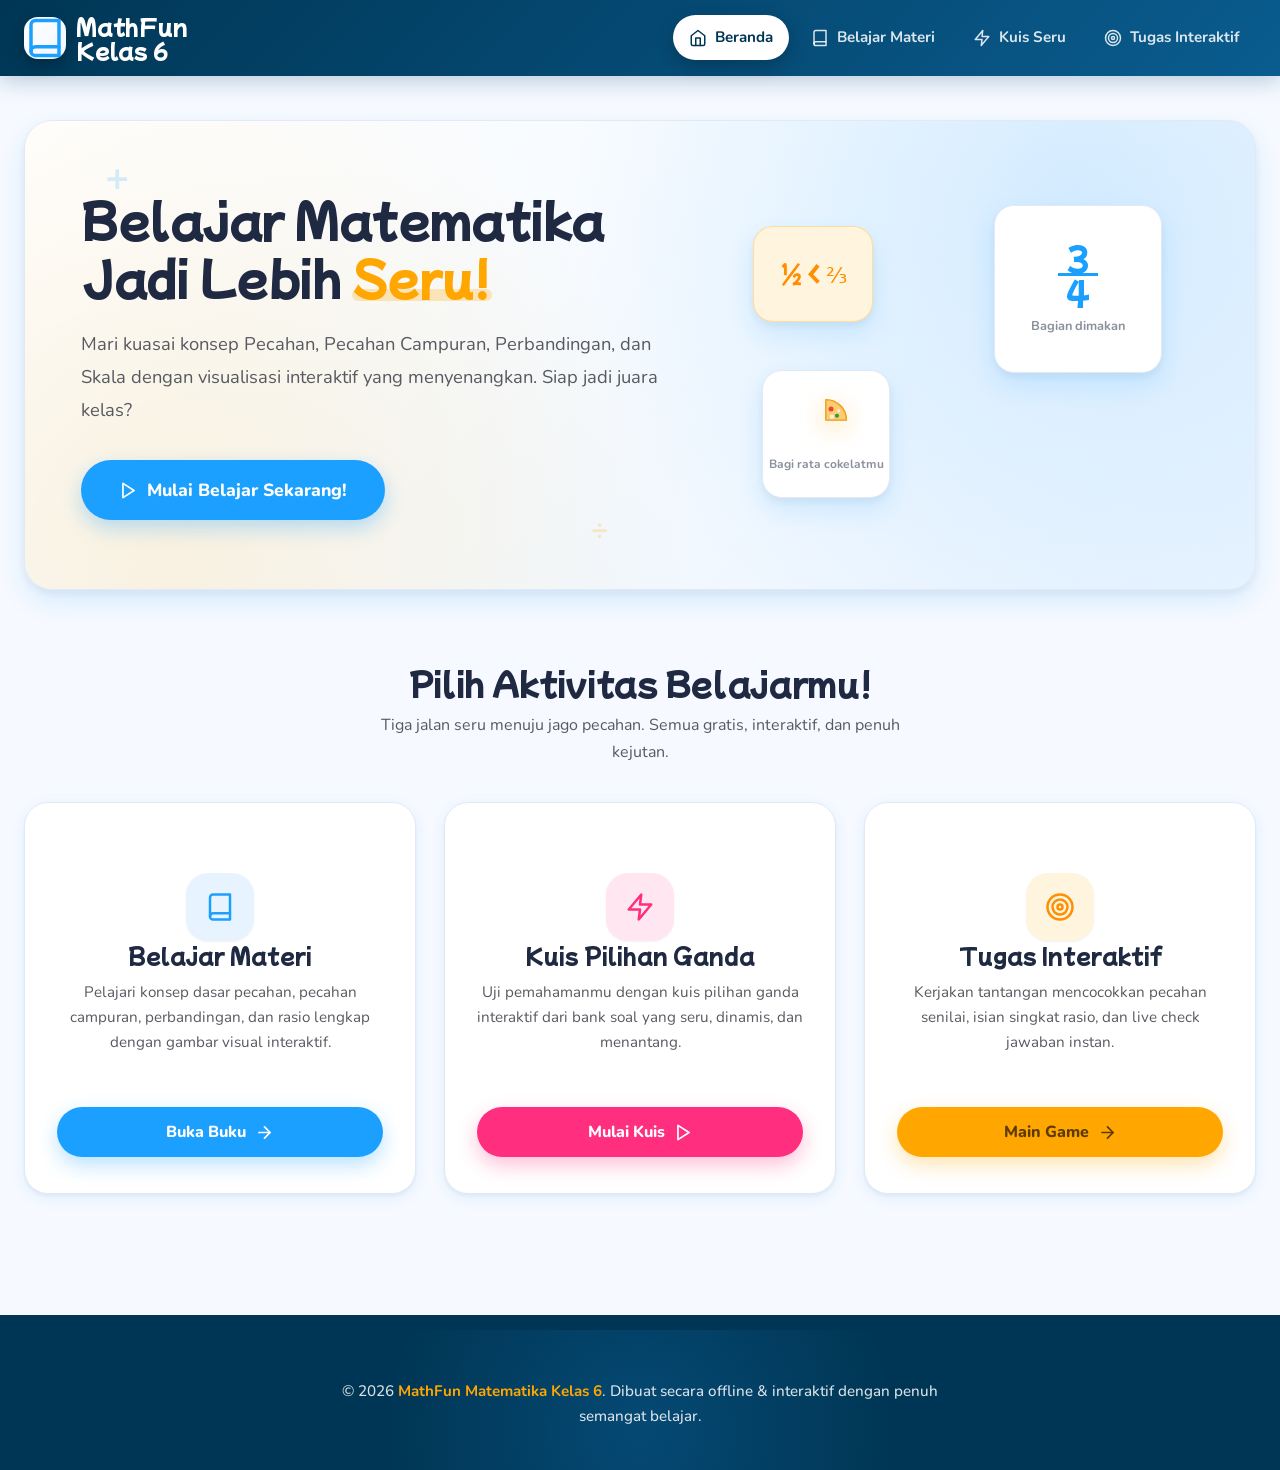
<file: web1/site/index.html>
<!DOCTYPE html>
<html lang="id">
<head>
  <meta charset="UTF-8">
  <meta name="viewport" content="width=device-width, initial-scale=1.0">
  <meta name="description" content="Aplikasi web belajar matematika interaktif untuk kelas 6 SD berfokus pada materi pecahan, pecahan campuran, perbandingan, skala dan rasio.">
  <title>Matematika Seru Kelas 6 - Pecahan, Campuran & Rasio</title>

  <!-- ============ STYLESHEET (dibagi per kategori, folder: css/) ============
       1. base.css        → font, variabel tema, reset, gaya dasar
       2. layout.css      → header/navbar, tata letak halaman, footer
       3. components.css  → kartu (card) & tombol (button)
       4. home.css        → halaman Beranda (hero & menu)
       5. materi.css      → halaman Belajar Materi
       6. quiz.css        → halaman Kuis Seru
       7. tasks.css       → halaman Tugas Interaktif
       8. animations.css  → animasi (keyframes) & efek confetti
       9. responsive.css  → tampilan responsif (media queries)
       ================================================================ -->
  <link rel="stylesheet" href="css/base.css">
  <link rel="stylesheet" href="css/layout.css">
  <link rel="stylesheet" href="css/components.css">
  <link rel="stylesheet" href="css/home.css">
  <link rel="stylesheet" href="css/materi.css">
  <link rel="stylesheet" href="css/quiz.css">
  <link rel="stylesheet" href="css/tasks.css">
  <link rel="stylesheet" href="css/animations.css">
  <link rel="stylesheet" href="css/responsive.css">
</head>
<body>
  <!-- Falling background particles: stars & circles (rendered by js/interactions.js) -->
  <div id="bg-particle-layer" class="bg-particle-layer" aria-hidden="true"></div>
<!--
THESIS: A playful Qreatif-style math-lab for grade-6 kids. Bright sky-blue primary with a single orange accent — light, clean, rounded; refuses the dark-navy/electric-blue template.
OWN-WORLD: light #f6f9ff ground, white rounded (16-24px) cards, pill controls, circular icon chips in soft blue/orange, Mochiy Pop P One display over Nunito, soft offset shadows, one authored reveal motion per block.
STORY: a child lands on a bright math hero, recognizes the fractions already around them (pizza, bar, pie), picks three doors — learn, quiz, practice — and each stays smooth, immediate and encouraging.
FIRST VIEWPORT: fixed frosted header + hero on a light sky gradient; left = headline with orange accent word + one pill play CTA; right = floating fraction tiles (pie, bar, pizza) that bob and lift on hover.
FORM: Qreatif/Appland light-educational landing, seeded by the brief reference; builds its own token system.
FINISH: unreviewed and undocumented is unfinished; this build ends with the finish review, the verdict, and DESIGN.md
-->

  <!-- ============ STRUKTUR HALAMAN (daftar isi kategori) ============
       1. Header & Navigation      → navigasi utama aplikasi
       2. Section HOME             → halaman Beranda (hero + menu aktivitas)
       3. Section MATERI           → halaman Belajar Materi
          · sub-materi: pecahan-biasa, pecahan-campuran, operasi-hitung,
            perbandingan, rasio-skala
       4. Section KUIS             → halaman Kuis Seru (setup, play, result)
       5. Section TUGAS            → halaman Tugas Interaktif (operasi, konversi)
       6. Footer                   → penutup aplikasi
       ================================================================ -->

  <!-- App Header & Navigation -->
  <header>
    <div class="nav-container">
      <a href="#home" class="brand" onclick="navigateToTab('home')" aria-label="MathFun Kelas 6 - Beranda">
        <span class="brand-logo">
          <svg viewBox="0 0 24 24" fill="none" stroke="currentColor" stroke-width="2" stroke-linecap="round" stroke-linejoin="round" aria-hidden="true"><path d="M4 19.5A2.5 2.5 0 0 1 6.5 17H20"/><path d="M6.5 2H20v20H6.5A2.5 2.5 0 0 1 4 19.5v-15A2.5 2.5 0 0 1 6.5 2z"/></svg>
        </span>
        <span class="brand-title">MathFun<br>Kelas 6</span>
      </a>
      <nav id="main-nav" aria-label="Navigasi utama">
        <ul class="nav-menu">
          <li><a href="#home" class="nav-link active">
            <svg viewBox="0 0 24 24" aria-hidden="true"><path d="M3 9l9-7 9 7v11a2 2 0 0 1-2 2H5a2 2 0 0 1-2-2z"/><path d="M9 22V12h6v10"/></svg>
            Beranda</a></li>
          <li><a href="#materi" class="nav-link">
            <svg viewBox="0 0 24 24" aria-hidden="true"><path d="M4 19.5A2.5 2.5 0 0 1 6.5 17H20"/><path d="M6.5 2H20v20H6.5A2.5 2.5 0 0 1 4 19.5v-15A2.5 2.5 0 0 1 6.5 2z"/></svg>
            Belajar Materi</a></li>
          <li><a href="#kuis" class="nav-link">
            <svg viewBox="0 0 24 24" aria-hidden="true"><polygon points="13 2 3 14 12 14 11 22 21 10 12 10 13 2"/></svg>
            Kuis Seru</a></li>
          <li><a href="#tugas" class="nav-link">
            <svg viewBox="0 0 24 24" aria-hidden="true"><circle cx="12" cy="12" r="10"/><circle cx="12" cy="12" r="6"/><circle cx="12" cy="12" r="2"/></svg>
            Tugas Interaktif</a></li>
        </ul>
      </nav>
      <button id="nav-toggle" class="nav-toggle" aria-label="Buka menu navigasi" aria-expanded="false" aria-controls="main-nav">
        <svg viewBox="0 0 24 24" aria-hidden="true"><line x1="3" y1="6" x2="21" y2="6"/><line x1="3" y1="12" x2="21" y2="12"/><line x1="3" y1="18" x2="21" y2="18"/></svg>
      </button>
    </div>
  </header>

  <!-- ============ MAIN APPLICATION SECTIONS ============ -->

    <!-- ========== KATEGORI 1: HOME (HALAMAN BERANDA) ========== -->
    <section id="home" class="page-section active">
      <div class="card hero">
        <div class="hero-content" data-animate="left">
          <h1 class="hero-title">Belajar Matematika Jadi Lebih <span class="accent-word">Seru!</span></h1>
          <p class="hero-subtitle">Mari kuasai konsep Pecahan, Pecahan Campuran, Perbandingan, dan Skala dengan visualisasi interaktif yang menyenangkan. Siap jadi juara kelas?</p>
          <button class="btn btn-primary btn-lg" onclick="navigateToTab('materi')">
            <svg viewBox="0 0 24 24" aria-hidden="true"><polygon points="5 3 19 12 5 21 5 3"/></svg>
            Mulai Belajar Sekarang!
          </button>
        </div>
        <div class="hero-visual" data-animate="right">
          <div class="hero-tile tile-fraction" aria-hidden="true">
            <div class="frac-text"><span>3</span><span>4</span></div>
            <span class="tile-label">Bagian dimakan</span>
          </div>
          <div class="hero-tile tile-compare" aria-hidden="true">½ &lt; ⅔</div>
          <div class="hero-tile tile-pizza" aria-hidden="true">
            <svg class="tile-icon" width="54" height="54" viewBox="0 0 64 64" aria-hidden="true">
              <path d="M32 32 L32 8 A24 24 0 0 1 56 32 Z" fill="#ffba3b" stroke="#e8990a" stroke-width="2" stroke-linejoin="round"/>
              <path d="M32 32 L32 8 A24 24 0 0 1 56 32 Z" fill="rgba(255,255,255,0.25)"/>
              <circle cx="38" cy="19" r="3" fill="#e04b3a"/>
              <circle cx="45" cy="27" r="2.4" fill="#16a34a"/>
              <circle cx="39" cy="28" r="2.6" fill="#f6efe0"/>
              <circle cx="47" cy="21" r="2" fill="#f6efe0"/>
            </svg>
            <span class="tile-label">Bagi rata cokelatmu</span>
          </div>
        </div>
      </div>

      <div class="section-heading" data-animate>
        <h2>Pilih Aktivitas Belajarmu!</h2>
        <p>Tiga jalan seru menuju jago pecahan. Semua gratis, interaktif, dan penuh kejutan.</p>
      </div>

      <div class="menu-grid">
        <!-- Card 1: Materi -->
        <div class="card menu-card" data-animate="zoom" style="--delay:.05s">
          <div class="menu-text-wrap">
            <span class="icon-chip">
              <svg viewBox="0 0 24 24" aria-hidden="true"><path d="M4 19.5A2.5 2.5 0 0 1 6.5 17H20"/><path d="M6.5 2H20v20H6.5A2.5 2.5 0 0 1 4 19.5v-15A2.5 2.5 0 0 1 6.5 2z"/></svg>
            </span>
            <h3>Belajar Materi</h3>
            <p>Pelajari konsep dasar pecahan, pecahan campuran, perbandingan, dan rasio lengkap dengan gambar visual interaktif.</p>
          </div>
          <button class="btn btn-primary" onclick="navigateToTab('materi')">
            Buka Buku
            <svg viewBox="0 0 24 24" aria-hidden="true"><line x1="5" y1="12" x2="19" y2="12"/><polyline points="12 5 19 12 12 19"/></svg>
          </button>
        </div>

        <!-- Card 2: Kuis -->
        <div class="card menu-card accent-pink" data-animate="zoom" style="--delay:.15s">
          <div class="menu-text-wrap">
            <span class="icon-chip">
              <svg viewBox="0 0 24 24" aria-hidden="true"><polygon points="13 2 3 14 12 14 11 22 21 10 12 10 13 2"/></svg>
            </span>
            <h3>Kuis Pilihan Ganda</h3>
            <p>Uji pemahamanmu dengan kuis pilihan ganda interaktif dari bank soal yang seru, dinamis, dan menantang.</p>
          </div>
          <button class="btn btn-secondary" onclick="navigateToTab('kuis')">
            Mulai Kuis
            <svg viewBox="0 0 24 24" aria-hidden="true"><polygon points="5 3 19 12 5 21 5 3"/></svg>
          </button>
        </div>

        <!-- Card 3: Tugas -->
        <div class="card menu-card accent-orange" data-animate="zoom" style="--delay:.25s">
          <div class="menu-text-wrap">
            <span class="icon-chip">
              <svg viewBox="0 0 24 24" aria-hidden="true"><circle cx="12" cy="12" r="10"/><circle cx="12" cy="12" r="6"/><circle cx="12" cy="12" r="2"/></svg>
            </span>
            <h3>Tugas Interaktif</h3>
            <p>Kerjakan tantangan mencocokkan pecahan senilai, isian singkat rasio, dan live check jawaban instan.</p>
          </div>
          <button class="btn btn-accent" onclick="navigateToTab('tugas')">
            Main Game
            <svg viewBox="0 0 24 24" aria-hidden="true"><line x1="5" y1="12" x2="19" y2="12"/><polyline points="12 5 19 12 12 19"/></svg>
          </button>
        </div>
      </div>
    </section>

    <!-- ========== KATEGORI 2: MATERI (HALAMAN BELAJAR) ========== -->
    <section id="materi" class="page-section">
      <div class="materi-layout">
        
        <!-- Sidebar Navigation -->
        <aside class="sidebar-menu">
          <h3 class="sidebar-title">Daftar Materi</h3>
          <ul class="sidebar-list">
            <li class="sidebar-item"><button class="active" data-materi="pecahan-biasa"><span class="side-icon"><svg viewBox="0 0 24 24" aria-hidden="true"><path d="M12 12V3a9 9 0 0 1 9 9z"/><circle cx="12" cy="12" r="9"/><path d="M12 3a9 9 0 1 1-9 9z"/></svg></span>Pecahan Biasa</button></li>
            <li class="sidebar-item"><button data-materi="pecahan-campuran"><span class="side-icon"><svg viewBox="0 0 24 24" aria-hidden="true"><path d="M2 20h20v-6a2 2 0 0 0-2-2H4a2 2 0 0 0-2 2z"/><path d="M2 20a1 1 0 0 1 0-4h20a1 1 0 0 1 0 4z"/><path d="M8 12V8"/><path d="M12 12V8"/><path d="M16 12V8"/><path d="M7 8c0-2 1-2 1-4"/><path d="M12 8c0-2 1-2 1-4"/><path d="M17 8c0-2 1-2 1-4"/></svg></span>Pecahan Campuran</button></li>
            <li class="sidebar-item"><button data-materi="operasi-hitung"><span class="side-icon"><svg viewBox="0 0 24 24" aria-hidden="true"><line x1="12" y1="5" x2="12" y2="19"/><line x1="5" y1="12" x2="19" y2="12"/></svg></span>Operasi Hitung</button></li>
            <li class="sidebar-item"><button data-materi="perbandingan"><span class="side-icon"><svg viewBox="0 0 24 24" aria-hidden="true"><path d="M3 6h18"/><path d="M8 6V4h8v2"/><path d="M5 6l2.2 10"/><path d="M19 6l-2.2 10"/><path d="M7 16h2.4"/><path d="M14.6 16H17"/></svg></span>Perbandingan</button></li>
            <li class="sidebar-item"><button data-materi="rasio-skala"><span class="side-icon"><svg viewBox="0 0 24 24" aria-hidden="true"><path d="M21 10c0 7-9 13-9 13s-9-6-9-13a9 9 0 0 1 18 0z"/><circle cx="12" cy="10" r="3"/></svg></span>Rasio & Skala</button></li>
          </ul>
        </aside>

        <!-- Content Area -->
        <div class="materi-content-wrapper">
          
          <!-- SUB-MATERI 1: PECAHAN BIASA -->
          <div id="materi-pecahan-biasa" class="materi-content-section active">
            <div class="card">
              <h2>1. Mengenal Pecahan Biasa</h2>
              <p style="margin-top: 15px;">Pecahan adalah bagian dari satu kesatuan yang utuh. Pecahan biasa ditulis dengan bentuk:</p>
              
              <div style="text-align: center; margin: 20px 0; font-size: 1.5rem;">
                <div class="fraction-number">
                  <span class="num">a</span>
                  <span class="den">b</span>
                </div>
                <span>di mana <strong>a</strong> adalah <strong>Pembilang</strong> (bagian yang dihitung) dan <strong>b</strong> adalah <strong>Penyebut</strong> (total seluruh bagian).</span>
              </div>

              <h3>Visualisasi Pecahan Interaktif:</h3>
              <p>Bayangkan satu batang cokelat dibagi menjadi beberapa bagian sama besar. <strong>Coba klik bagian-bagian pada batang di bawah ini</strong> untuk menandai bagian yang dimakan, lalu lihat pecahannya berubah secara langsung!</p>

              <!-- Interactive Fraction Lab -->
              <div class="fraction-lab">
                <div class="lab-head">
                  <h4><svg viewBox="0 0 24 24" aria-hidden="true"><path d="M9 3h6"/><path d="M10 3v6.5L5.2 18a2 2 0 0 0 1.8 3h10a2 2 0 0 0 1.8-3L14 9.5V3"/><path d="M7.6 15h8.8"/></svg> Lab Pecahan — Coba Sentuh!</h4>
                  <div class="lab-actions">
                    <button class="btn btn-muted btn-lg" style="padding:10px 18px;" onclick="randomizeFractionLab()"><svg viewBox="0 0 24 24" aria-hidden="true"><rect x="3" y="3" width="18" height="18" rx="4"/><circle cx="8.5" cy="8.5" r="1.2" fill="currentColor" stroke="none"/><circle cx="15.5" cy="8.5" r="1.2" fill="currentColor" stroke="none"/><circle cx="12" cy="12" r="1.2" fill="currentColor" stroke="none"/><circle cx="8.5" cy="15.5" r="1.2" fill="currentColor" stroke="none"/><circle cx="15.5" cy="15.5" r="1.2" fill="currentColor" stroke="none"/></svg> Acak</button>
                    <button class="btn btn-muted btn-lg" style="padding:10px 18px;" onclick="resetFractionLab()"><svg viewBox="0 0 24 24" aria-hidden="true"><path d="M21 12a9 9 0 1 1-9-9"/><path d="M21 3v6h-6"/></svg> Reset</button>
                  </div>
                </div>
                <div class="lab-deny-chips" aria-label="Pilih jumlah bagian">
                  <span class="chip-label">Bagi menjadi:</span>
                  <button class="deny-chip active" onclick="setFractionDenominator(4)">4</button>
                  <button class="deny-chip" onclick="setFractionDenominator(6)">6</button>
                  <button class="deny-chip" onclick="setFractionDenominator(8)">8</button>
                </div>
                <div class="lab-stage">
                  <div class="lab-pie" id="lab-pie" role="img" aria-label="Visualisasi pecahan berbentuk lingkaran"></div>
                  <div class="lab-bar" id="lab-bar" role="button" aria-label="Batang pecahan, klik untuk mengisi bagian" tabindex="0"></div>
                </div>
                <div class="lab-readout">
                  <div class="lab-value">
                    = <span id="lab-value-num">3</span>/<span id="lab-value-den">4</span>
                  </div>
                  <div class="lab-caption" id="lab-caption">Kamu memakan 3 dari 4 bagian cokelat. Hebat!</div>
                </div>
              </div>
              <!-- /Interactive Fraction Lab -->

              <h3>Pecahan Senilai & Menyederhanakan Pecahan</h3>
              <p><strong>Pecahan Senilai</strong> adalah pecahan yang memiliki nilai sama meskipun dituliskan dalam angka berbeda. Caranya dengan mengalikan atau membagi pembilang dan penyebut dengan angka yang sama.</p>
              
              <div class="example-box">
                <h4>Contoh Soal 1: Menyederhanakan Pecahan</h4>
                <p>Sederhanakan pecahan <strong>8/12</strong> menjadi bentuk paling sederhana!</p>
                <button class="example-toggle-btn" onclick="toggleExampleSolution(this)">Lihat Cara Penyelesaian</button>
                <div class="example-solution">
                  <p><strong>Langkah Penyelesaian:</strong></p>
                  <ol style="margin-left: 20px; margin-top: 10px;">
                    <li>Cari FPB (Faktor Persekutuan Terbesar) dari pembilang (8) dan penyebut (12). FPB-nya adalah <strong>4</strong>.</li>
                    <li>Bagi pembilang dan penyebut dengan angka FPB tersebut:
                      <div style="margin: 10px 0;">
                        (8 ÷ 4) / (12 ÷ 4) = <strong>2/3</strong>
                      </div>
                    </li>
                    <li>Jadi, bentuk paling sederhana dari 8/12 adalah <strong>2/3</strong>.</li>
                  </ol>
                </div>
              </div>

              <h3>2. Mengenal Pembilang & Penyebut Lebih Dalam</h3>
              <p>Pecahan adalah bilangan yang memiliki <strong>pembilang</strong> dan <strong>penyebut</strong>. Bentuk umumnya ditulis <strong>p/q</strong>, di mana p dan q adalah bilangan bulat dan q tidak boleh 0 (q ≠ 0).</p>
              <div style="text-align: center; margin: 20px 0; font-size: 1.4rem;">
                <div class="fraction-number">
                  <span class="num">p</span>
                  <span class="den">q</span>
                </div>
                <span><strong>p</strong> = pembilang, <strong>q</strong> = penyebut</span>
              </div>
              <div class="example-box example-neutral">
                <strong>Contoh:</strong> pada pecahan <div class="fraction-number"><span class="num">1</span><span class="den">4</span></div> angka <strong>1</strong> disebut <strong>pembilang</strong> dan angka <strong>4</strong> disebut <strong>penyebut</strong>.
              </div>

              <h3>3. Macam-Macam Pecahan</h3>
              <p>Setelah mengenal pecahan biasa, ada beberapa macam pecahan lain yang perlu kamu kenal:</p>
              <div style="display: flex; flex-wrap: wrap; gap: 14px; margin: 18px 0 8px;">
                <div style="flex:1 1 210px; background:linear-gradient(160deg,#fff 0%,var(--primary-soft) 100%); border:1px solid rgba(28,160,255,.25); border-radius:var(--r-md); padding:18px;">
                  <strong style="color:var(--primary-dark);">Biasa</strong>
                  <p style="margin:6px 0 4px; font-size:1.3rem; font-family:'Mochiy Pop P One',sans-serif; color:var(--text-primary);">1/2 · 1/3 · 3/4</p>
                  <small style="color:var(--text-secondary);">Terdiri dari pembilang dan penyebut berupa bilangan bulat.</small>
                </div>
                <div style="flex:1 1 210px; background:linear-gradient(160deg,#fff 0%,#ffeef4 100%); border:1px solid rgba(255,46,126,.25); border-radius:var(--r-md); padding:18px;">
                  <strong style="color:#ff2e7e;">Campuran</strong>
                  <p style="margin:6px 0 4px; font-size:1.3rem; font-family:'Mochiy Pop P One',sans-serif; color:var(--text-primary);">1 1/2 · 3 2/3</p>
                  <small style="color:var(--text-secondary);">Terdiri dari bilangan bulat utuh dan pecahan biasa.</small>
                </div>
                <div style="flex:1 1 210px; background:linear-gradient(160deg,#fff 0%,#fff7e0 100%); border:1px solid rgba(255,166,0,.3); border-radius:var(--r-md); padding:18px;">
                  <strong style="color:var(--accent-dark);">Persen</strong>
                  <p style="margin:6px 0 4px; font-size:1.3rem; font-family:'Mochiy Pop P One',sans-serif; color:var(--text-primary);">70%</p>
                  <small style="color:var(--text-secondary);">Hasil pembagian suatu bilangan dengan 100, disimbolkan dengan %.</small>
                </div>
                <div style="flex:1 1 210px; background:linear-gradient(160deg,#fff 0%,#f1fbee 100%); border:1px solid rgba(22,199,132,.3); border-radius:var(--r-md); padding:18px;">
                  <strong style="color:#16c784;">Desimal</strong>
                  <p style="margin:6px 0 4px; font-size:1.3rem; font-family:'Mochiy Pop P One',sans-serif; color:var(--text-primary);">0,5</p>
                  <small style="color:var(--text-secondary);">Pecahan yang ditandai dengan tanda koma.</small>
                </div>
              </div>

              <h3>4. Mengubah Pecahan Biasa ke Desimal</h3>
              <p>Ubahlah penyebut menjadi bilangan 10 atau 100 (atau 1000). Jika penyebut diubah menjadi 10, maka di belakang koma ada <strong>satu</strong> angka. Jika penyebut 100, maka di belakang koma ada <strong>dua</strong> angka, dan seterusnya.</p>
              <div class="example-box">
                <h4>Contoh Soal: Ubah 1/2 menjadi desimal!</h4>
                <button class="example-toggle-btn" onclick="toggleExampleSolution(this)">Lihat Cara Penyelesaian</button>
                <div class="example-solution">
                  <p><strong>Langkah Penyelesaian:</strong></p>
                  <ol style="margin-left: 20px; margin-top: 10px;">
                    <li>Ubah penyebut (2) menjadi 10 dengan mengalikan 5: 1/2 × 5/5.</li>
                    <li>Hitung hasilnya: (1×5)/(2×5) = <strong>5/10</strong>.</li>
                    <li>Karena penyebutnya 10 (satu angka nol), tulis satu angka di belakang koma: <strong>5/10 = 0,5</strong>.</li>
                  </ol>
                </div>
              </div>

              <h3>5. Mengubah Desimal ke Pecahan Biasa</h3>
              <p>Tulis angka desimal sebagai pembilang dengan penyebut 10, 100, dan seterusnya (sesuai banyaknya angka di belakang koma), lalu sederhanakan.</p>
              <div class="example-box">
                <h4>Contoh Soal: Ubah 0,5 dan 0,25 menjadi pecahan biasa!</h4>
                <button class="example-toggle-btn" onclick="toggleExampleSolution(this)">Lihat Cara Penyelesaian</button>
                <div class="example-solution">
                  <p><strong>Langkah Penyelesaian:</strong></p>
                  <ol style="margin-left: 20px; margin-top: 10px;">
                    <li>0,5 = 5/10. Sederhanakan dengan membagi 5: 5/10 ÷ 5 = <strong>1/2</strong>.</li>
                    <li>0,25 = 25/100. Sederhanakan dengan membagi 25: 25/100 ÷ 25 = <strong>1/4</strong>.</li>
                  </ol>
                </div>
              </div>

              <h3>6. Mengubah Pecahan Biasa ke Persen</h3>
              <p>Kalikan pecahan tersebut dengan 100%.</p>
              <div class="example-box">
                <h4>Contoh Soal: Ubah 1/2 dan 3/5 menjadi persen!</h4>
                <button class="example-toggle-btn" onclick="toggleExampleSolution(this)">Lihat Cara Penyelesaian</button>
                <div class="example-solution">
                  <p><strong>Langkah Penyelesaian:</strong></p>
                  <ol style="margin-left: 20px; margin-top: 10px;">
                    <li>1/2 × 100% = 100/2 % = <strong>50%</strong>.</li>
                    <li>3/5 × 100% = 300/5 % = <strong>60%</strong>.</li>
                  </ol>
                </div>
              </div>

              <h3>7. Mengubah Desimal ke Persen</h3>
              <p>Kalikan desimal tersebut dengan 100%.</p>
              <div class="example-box">
                <h4>Contoh Soal: Ubah 0,5 dan 0,6 menjadi persen!</h4>
                <button class="example-toggle-btn" onclick="toggleExampleSolution(this)">Lihat Cara Penyelesaian</button>
                <div class="example-solution">
                  <p><strong>Langkah Penyelesaian:</strong></p>
                  <ol style="margin-left: 20px; margin-top: 10px;">
                    <li>0,5 = 5/10 × 100% = 500/10 % = <strong>50%</strong>.</li>
                    <li>0,6 = 6/10 × 100% = 600/10 % = <strong>60%</strong>.</li>
                  </ol>
                </div>
              </div>
            </div>
          </div>

          <!-- SUB-MATERI 2: PECAHAN CAMPURAN -->
          <div id="materi-pecahan-campuran" class="materi-content-section">
            <div class="card">
              <h2>2. Pecahan Campuran</h2>
              <p style="margin-top: 15px;">Pecahan Campuran terdiri atas <strong>bilangan bulat</strong> dan <strong>pecahan biasa</strong>. Pecahan campuran digunakan jika pembilang pecahan biasa lebih besar daripada penyebutnya (a > b).</p>
              
              <div style="text-align: center; margin: 25px 0; font-size: 1.8rem; font-family: 'Mochiy Pop P One', sans-serif; color: var(--primary-color); display:flex; align-items:center; justify-content:center; gap:4px;">
                3 <div class="fraction-number" style="font-size: 1.3rem;"><span class="num">1</span><span class="den">2</span></div>
              </div>

              <h3>A. Mengubah Pecahan Biasa ke Pecahan Campuran</h3>
              <p>Bagi pembilang dengan penyebut. Hasil bulatnya menjadi angka di depan, sisanya menjadi pembilang baru, dan penyebutnya tetap sama.</p>

              <div class="example-box">
                <h4>Contoh Soal: Ubah 7/2 menjadi pecahan campuran!</h4>
                <button class="example-toggle-btn" onclick="toggleExampleSolution(this)">Lihat Cara Penyelesaian</button>
                <div class="example-solution">
                  <p><strong>Langkah Penyelesaian:</strong></p>
                  <ol style="margin-left: 20px; margin-top: 10px;">
                    <li>Lakukan pembagian: 7 ÷ 2 = <strong>3</strong> sisa <strong>1</strong>.</li>
                    <li>Tulis hasil bulat (3) di depan, sisa (1) di atas sebagai pembilang, dan 2 tetap sebagai penyebut:
                      <div style="margin: 10px 0; font-size: 1.2rem; font-weight: bold;">
                        3 1/2
                      </div>
                    </li>
                  </ol>
                </div>
              </div>

              <h3>B. Mengubah Pecahan Campuran ke Pecahan Biasa</h3>
              <p>Kalikan penyebut dengan bilangan bulat di depan, lalu tambahkan pembilangnya. Hasilnya menjadi pembilang baru pecahan biasa, penyebutnya tetap sama.</p>

              <div class="example-box">
                <h4>Contoh Soal: Ubah 2 3/4 menjadi pecahan biasa!</h4>
                <button class="example-toggle-btn" onclick="toggleExampleSolution(this)">Lihat Cara Penyelesaian</button>
                <div class="example-solution">
                  <p><strong>Langkah Penyelesaian:</strong></p>
                  <ol style="margin-left: 20px; margin-top: 10px;">
                    <li>Kalikan penyebut dengan bilangan bulat: 4 × 2 = 8.</li>
                    <li>Tambahkan pembilang: 8 + 3 = 11. Hasilnya 11.</li>
                    <li>Tulis pecahan biasa dengan penyebut lama: <strong>11/4</strong>.</li>
                  </ol>
                </div>
              </div>

              <h3>C. Pasangan Konversi (Contoh Lainnya)</h3>
              <p>Mari lihat satu pasangan contoh lagi agar makin paham. Pecahan berikut bisa diubah bolak-balik dengan lancar:</p>
              <div class="example-box">
                <h4>Contoh: Ubah 20/3 menjadi pecahan campuran!</h4>
                <button class="example-toggle-btn" onclick="toggleExampleSolution(this)">Lihat Cara Penyelesaian</button>
                <div class="example-solution">
                  <p><strong>Langkah Penyelesaian:</strong></p>
                  <ol style="margin-left: 20px; margin-top: 10px;">
                    <li>Bagi 20 dengan 3, hasilnya <strong>6</strong> dan sisanya <strong>2</strong>.</li>
                    <li>Tulis hasil bulat (6) di depan, sisa (2) sebagai pembilang, dan penyebutnya tetap 3: <strong>20/3 = 6 2/3</strong>.</li>
                  </ol>
                </div>
              </div>
              <div class="example-box">
                <h4>Contoh: Ubah kembali 6 2/3 menjadi pecahan biasa!</h4>
                <button class="example-toggle-btn" onclick="toggleExampleSolution(this)">Lihat Cara Penyelesaian</button>
                <div class="example-solution">
                  <p><strong>Langkah Penyelesaian:</strong></p>
                  <ol style="margin-left: 20px; margin-top: 10px;">
                    <li>Kalikan 6 dengan 3 (penyebut): 6 × 3 = <strong>18</strong>.</li>
                    <li>Tambahkan dengan 2 (pembilang): 18 + 2 = <strong>20</strong>.</li>
                    <li>Tulis hasilnya sebagai pembilang, penyebut tetap 3: (6 × 3 + 2)/3 = (18 + 2)/3 = <strong>20/3</strong>.</li>
                  </ol>
                </div>
              </div>
            </div>
          </div>

          <!-- SUB-MATERI 3: OPERASI HITUNG -->
          <div id="materi-operasi-hitung" class="materi-content-section">
            <div class="card">
              <h2>3. Operasi Hitung Pecahan</h2>
              <p style="margin-top: 15px;">Ada empat operasi hitung utama pada pecahan:</p>

              <div style="margin: 20px 0;">
                <h3>1) Penjumlahan & Pengurangan</h3>
                <p>Untuk menjumlahkan atau mengurangkan pecahan, kita wajib <strong>menyamakan penyebutnya</strong> terlebih dahulu (menggunakan KPK dari penyebut).</p>
                <div class="example-box example-neutral">
                  <strong>Contoh:</strong> 1/4 + 1/2 = 1/4 + 2/4 = <strong>3/4</strong>
                </div>

                <h3>2) Perkalian Pecahan</h3>
                <p>Langsung kalikan pembilang dengan pembilang, dan penyebut dengan penyebut. Tidak perlu menyamakan penyebut!</p>
                <div class="example-box example-neutral">
                  <strong>Contoh:</strong> 2/3 × 3/4 = (2×3) / (3×4) = 6/12 = <strong>1/2</strong>
                </div>

                <h3>3) Pembagian Pecahan</h3>
                <p>Ubah tanda bagi (÷) menjadi kali (×), lalu balikkan pecahan pembagi (pembilang jadi penyebut, penyebut jadi pembilang).</p>
                <div class="example-box example-neutral">
                  <strong>Contoh:</strong> 3/5 ÷ 2/3 = 3/5 × 3/2 = (3×3) / (5×2) = <strong>9/10</strong>
                </div>
              </div>
            </div>
          </div>

          <!-- SUB-MATERI 4: PERBANDINGAN PECAHAN -->
          <div id="materi-perbandingan" class="materi-content-section">
            <div class="card">
              <h2>4. Perbandingan & Urutan Pecahan</h2>
              <p style="margin-top: 15px;">Bagaimana cara mengetahui pecahan mana yang lebih besar atau lebih kecil?</p>

              <h3>A. Menyamakan Penyebut</h3>
              <p>Ubah pecahan-pecahan tersebut menjadi pecahan senilai yang memiliki penyebut sama. Setelah sama, bandingkan pembilangnya.</p>

              <div class="example-box">
                <h4>Contoh Soal: Mana yang lebih besar, 3/4 atau 5/6?</h4>
                <button class="example-toggle-btn" onclick="toggleExampleSolution(this)">Lihat Cara Penyelesaian</button>
                <div class="example-solution">
                  <p><strong>Langkah Penyelesaian:</strong></p>
                  <ol style="margin-left: 20px; margin-top: 10px;">
                    <li>Cari KPK penyebut 4 dan 6, yaitu <strong>12</strong>.</li>
                    <li>Ubah 3/4 menjadi pecahan senilai berpenyebut 12: 3/4 = <strong>9/12</strong>.</li>
                    <li>Ubah 5/6 menjadi pecahan senilai berpenyebut 12: 5/6 = <strong>10/12</strong>.</li>
                    <li>Bandingkan pembilangnya: Karena 10 > 9, maka 10/12 lebih besar dari 9/12.</li>
                    <li>Kesimpulan: <strong>5/6 lebih besar dari 3/4</strong> (ditulis 5/6 > 3/4).</li>
                  </ol>
                </div>
              </div>

              <h3>B. Perkalian Silang (Cara Cepat)</h3>
              <p>Kalikan pembilang pecahan pertama dengan penyebut pecahan kedua, lalu bandingkan dengan hasil perkalian pembilang pecahan kedua dengan penyebut pecahan pertama.</p>
              <div class="example-box example-neutral">
                <strong>Cara Cepat 3/4 vs 5/6:</strong><br>
                • Sisi kiri: 3 × 6 = 18<br>
                • Sisi kanan: 5 × 4 = 20<br>
                Karena 18 < 20, maka 3/4 < 5/6.
              </div>
            </div>
          </div>

          <!-- SUB-MATERI 5: RASIO & SKALA -->
          <div id="materi-rasio-skala" class="materi-content-section">
            <div class="card">
              <h2>5. Mengenal Rasio & Skala</h2>
              
              <h3 style="margin-top: 15px;">A. Apa itu Rasio?</h3>
              <p>Rasio adalah perbandingan antara dua nilai atau lebih. Rasio ditulis dengan lambang titik dua (:) atau pecahan biasa.</p>
              <p><strong>Contoh:</strong> Jika Andi punya 2 apel dan Budi punya 3 apel, maka rasio apel Andi dan Budi adalah <strong>2 : 3</strong>.</p>

              <div class="example-box">
                <h4>Contoh Soal Rasio Cerita:</h4>
                <p>Rasio kelereng A : B adalah 2 : 3. Jika total kelereng mereka 15 butir, berapa kelereng milik A?</p>
                <button class="example-toggle-btn" onclick="toggleExampleSolution(this)">Lihat Cara Penyelesaian</button>
                <div class="example-solution">
                  <p><strong>Langkah Penyelesaian:</strong></p>
                  <ol style="margin-left: 20px; margin-top: 10px;">
                    <li>Jumlah bagian rasio = 2 + 3 = <strong>5 bagian</strong>.</li>
                    <li>Jumlah bagian ini mewakili 15 kelereng, maka 1 bagian = 15 ÷ 5 = <strong>3 butir</strong> kelereng.</li>
                    <li>Kelereng A = 2 bagian × 3 = <strong>6 butir</strong>.</li>
                    <li>Kelereng B = 3 bagian × 3 = <strong>9 butir</strong>.</li>
                  </ol>
                </div>
              </div>

              <h3>B. Apa itu Skala?</h3>
              <p>Skala menyatakan perbandingan antara jarak pada gambar (peta) dengan jarak sebenarnya.</p>
              <div class="info-box">
                Skala = Jarak pada Peta : Jarak Sebenarnya
              </div>

              <div class="example-box">
                <h4>Contoh Soal Skala:</h4>
                <p>Jarak pada peta adalah 4 cm, skala 1 : 100.000. Berapakah jarak sebenarnya?</p>
                <button class="example-toggle-btn" onclick="toggleExampleSolution(this)">Lihat Cara Penyelesaian</button>
                <div class="example-solution">
                  <p><strong>Langkah Penyelesaian:</strong></p>
                  <ol style="margin-left: 20px; margin-top: 10px;">
                    <li>Jarak sebenarnya = Jarak peta × Nilai skala</li>
                    <li>Jarak sebenarnya = 4 cm × 100.000 = <strong>400.000 cm</strong>.</li>
                    <li>Ubah cm ke km (dibagi 100.000): 400.000 ÷ 100.000 = <strong>4 km</strong>.</li>
                    <li>Jadi, jarak sebenarnya adalah <strong>4 km</strong>.</li>
                  </ol>
                </div>
              </div>
            </div>
          </div>

        </div>
      </div>
    </section>

    <!-- ========== KATEGORI 3: KUIS (HALAMAN KUIS SERU) ========== -->
    <section id="kuis" class="page-section">
      <!-- SETUP AREA -->
      <div id="quiz-setup-area" class="quiz-setup">
        <div class="card">
          <div class="section-heading" style="margin:0 0 24px;" data-animate>
            <h2 style="font-size:1.8rem;">Uji Kemampuanmu!</h2>
            <p>Pilih materi kuis yang ingin kamu mainkan hari ini. Setiap kuis terdiri dari 10 soal acak dari bank soal kita.</p>
          </div>
          
          <div class="setup-grid" data-animate="zoom">
            <div class="setup-card active" data-category="all">
              <span class="setup-icon"><svg viewBox="0 0 24 24" aria-hidden="true"><path d="M12 2l2.9 6.26L21.5 9.27l-4.75 4.63 1.13 6.88L12 17.77l-5.88 3.01 1.13-6.88L2.5 9.27l6.6-1.01z"/></svg></span>
              <strong>Semua Materi</strong>
            </div>
            <div class="setup-card" data-category="senilai">
              <span class="setup-icon"><svg viewBox="0 0 24 24" aria-hidden="true"><path d="M12 12V3a9 9 0 0 1 9 9z"/><circle cx="12" cy="12" r="9"/><path d="M12 3a9 9 0 1 1-9 9z"/></svg></span>
              <strong>Pecahan Senilai</strong>
            </div>
            <div class="setup-card" data-category="campuran">
              <span class="setup-icon"><svg viewBox="0 0 24 24" aria-hidden="true"><path d="M2 20h20v-6a2 2 0 0 0-2-2H4a2 2 0 0 0-2 2z"/><path d="M2 20a1 1 0 0 1 0-4h20a1 1 0 0 1 0 4z"/><path d="M8 12V8"/><path d="M12 12V8"/><path d="M16 12V8"/><path d="M7 8c0-2 1-2 1-4"/><path d="M12 8c0-2 1-2 1-4"/><path d="M17 8c0-2 1-2 1-4"/></svg></span>
              <strong>Pecahan Campuran</strong>
            </div>
            <div class="setup-card" data-category="operasi">
              <span class="setup-icon"><svg viewBox="0 0 24 24" aria-hidden="true"><rect x="4" y="2" width="16" height="20" rx="2"/><line x1="8" y1="6" x2="16" y2="6"/><line x1="8" y1="11" x2="8.01" y2="11"/><line x1="12" y1="11" x2="12.01" y2="11"/><line x1="16" y1="11" x2="16.01" y2="11"/><line x1="8" y1="15" x2="8.01" y2="15"/><line x1="12" y1="15" x2="12.01" y2="15"/><line x1="16" y1="15" x2="16.01" y2="15"/><line x1="8" y1="19" x2="8.01" y2="19"/><line x1="12" y1="19" x2="12.01" y2="19"/><line x1="16" y1="19" x2="16.01" y2="19"/></svg></span>
              <strong>Operasi Pecahan</strong>
            </div>
            <div class="setup-card" data-category="rasio">
              <span class="setup-icon"><svg viewBox="0 0 24 24" aria-hidden="true"><path d="M21 10c0 7-9 13-9 13s-9-6-9-13a9 9 0 0 1 18 0z"/><circle cx="12" cy="10" r="3"/></svg></span>
              <strong>Rasio & Skala</strong>
            </div>
          </div>

          <button class="btn btn-primary btn-lg" onclick="startQuiz()" style="width: 100%; padding: 15px 0;" data-animate>
            <svg viewBox="0 0 24 24" aria-hidden="true"><polygon points="5 3 19 12 5 21 5 3"/></svg>
            Mulai Kuis Sekarang!
          </button>
        </div>
      </div>

      <!-- PLAY AREA -->
      <div id="quiz-play-area" style="display: none;">
        <div class="card">
          <div class="quiz-header">
            <span id="quiz-progress-text" style="font-weight: bold; font-size: 1.1rem; color: var(--primary-color);">Soal 1 dari 10</span>
            <div class="quiz-timer">
              <svg width="18" height="18" viewBox="0 0 24 24" fill="none" stroke="currentColor" stroke-width="2" stroke-linecap="round" stroke-linejoin="round" aria-hidden="true"><circle cx="12" cy="13" r="8"/><path d="M12 9v4l2 2"/><path d="M5 3L3 5"/><path d="M19 3l2 2"/><path d="M12 1v2"/></svg>
              <span>Sisa Waktu:</span>
              <span id="timer-seconds">30</span> detik
            </div>
          </div>
          <div class="quiz-progress-bar-container">
            <div id="quiz-progress-bar" class="quiz-progress-bar"></div>
          </div>

          <!-- Dynamic Question Container -->
          <div id="quiz-question-container" class="question-box"></div>

          <!-- Footer Area / Next Button -->
          <div class="quiz-footer">
            <div></div>
            <div id="next-btn-container"></div>
          </div>
        </div>
      </div>

      <!-- RESULT AREA -->
      <div id="quiz-result-area" class="results-screen" style="display: none;">
        <div class="card">
          <span id="quiz-badge" class="results-badge"><svg viewBox="0 0 24 24" stroke="currentColor" stroke-width="2" stroke-linecap="round" stroke-linejoin="round" fill="none"><path d="M8 21h8"/><path d="M12 17v4"/><path d="M7 4v8a5 5 0 0 0 10 0V4H7z"/><path d="M7 6H4L6 9"/><path d="M17 6h3l-2 3"/></svg></span>
          <h2 class="score-text" id="quiz-score-val">100%</h2>
          <p class="score-message" id="quiz-message">Hebat sekali! Kamu berhasil menjawab semua soal dengan tepat!</p>
          
          <div class="stats-row">
            <div class="stat-item">
              <div class="stat-num" id="stat-correct" style="color: var(--success-color);">10</div>
              <div class="stat-label">Benar</div>
            </div>
            <div class="stat-item">
              <div class="stat-num" id="stat-incorrect" style="color: var(--danger-color);">0</div>
              <div class="stat-label">Salah</div>
            </div>
          </div>

          <div style="display: flex; gap: 15px; justify-content: center; margin-bottom: 30px; flex-wrap: wrap;">
            <button class="btn btn-primary" onclick="startQuiz()">
              <svg viewBox="0 0 24 24" aria-hidden="true"><path d="M21 12a9 9 0 1 1-9-9"/><path d="M21 3v6h-6"/></svg>
              Ulangi Kuis
            </button>
            <button class="btn btn-muted" onclick="resetQuizSetupView()">
              <svg viewBox="0 0 24 24" aria-hidden="true"><path d="M12 2a10 10 0 1 1-10 10"/><path d="M12 7v5l3 3"/></svg>
              Pilih Materi Lain
            </button>
          </div>
        </div>

        <div class="section-heading" style="margin:40px 0 20px; text-align:left;">
          <h3 style="font-family:'Mochiy Pop P One',sans-serif; font-size:1.5rem;">Pembahasan Detail Soal Kuis:</h3>
        </div>
        <div id="quiz-review-details"></div>
      </div>
    </section>

    <!-- ========== KATEGORI 4: TUGAS (HALAMAN TUGAS INTERAKTIF) ========== -->
    <section id="tugas" class="page-section">
      <!-- Tabs for Task Sub-sections -->
      <div style="display: flex; gap: 15px; margin-bottom: 25px; justify-content: center; flex-wrap: wrap;">
        <button id="task-tab-btn-operasi" class="btn btn-primary" onclick="switchTaskTab('operasi')">
          <svg viewBox="0 0 24 24" aria-hidden="true"><line x1="12" y1="5" x2="12" y2="19"/><line x1="5" y1="12" x2="19" y2="12"/></svg>
          Latihan Operasi Bilangan
        </button>
        <button id="task-tab-btn-konversi" class="btn btn-muted" onclick="switchTaskTab('konversi')">
          <svg viewBox="0 0 24 24" aria-hidden="true"><path d="M4 7h16"/><path d="M10 3v4"/><path d="M14 3v4"/><path d="M6 11h12"/><path d="M10 11v10"/><path d="M14 11v10"/></svg>
          Konversi Biasa ↔ Campuran
        </button>
      </div>

      <div class="tasks-container">
        
        <!-- SUB-TAB 1: LATIHAN OPERASI BILANGAN -->
        <div id="task-panel-operasi" class="task-box">
          <div class="task-title-bar">
            <h3>Latihan Operasi Pecahan (Tanpa Waktu)</h3>
          </div>
          <p style="color: var(--text-muted); margin-bottom: 15px;">Pilih tingkat kesulitan untuk memulai latihan. Setiap level terdiri dari 10 soal dengan penjelasan runtut.</p>
          
          <!-- Level Selector -->
          <div class="level-selector-container">
            <button class="btn-level active" data-level="mudah" onclick="selectExerciseLevel('mudah')"><span class="level-dot" style="--dot:#16c784"></span>Mudah</button>
            <button class="btn-level" data-level="sedang" onclick="selectExerciseLevel('sedang')"><span class="level-dot" style="--dot:#ff9f43"></span>Sedang</button>
            <button class="btn-level" data-level="sulit" onclick="selectExerciseLevel('sulit')"><span class="level-dot" style="--dot:#f0455a"></span>Sulit</button>
          </div>

          <!-- Dynamic Questions List Area -->
          <div id="exercise-questions-list" class="exercise-list">
            <!-- Rendered by JS -->
          </div>

          <div id="exercise-overall-feedback" style="margin-top: 25px; display: none;"></div>

          <div style="display: flex; gap: 15px; margin-top: 25px; flex-wrap: wrap;">
            <button class="btn btn-primary" onclick="checkAllExercises()">
              <svg viewBox="0 0 24 24" aria-hidden="true"><path d="M22 11.1V12a10 10 0 1 1-5.9-9.1"/><path d="M22 4L12 14.01l-3-3"/></svg>
              Cek Semua Jawaban
            </button>
            <button class="btn btn-muted" onclick="resetActiveExercises()">
              <svg viewBox="0 0 24 24" aria-hidden="true"><path d="M21 12a9 9 0 1 1-9-9"/><path d="M21 3v6h-6"/></svg>
              Ulangi Latihan
            </button>
          </div>
        </div>

        <!-- SUB-TAB 2: KONVERSI PECAHAN BIASA ↔ CAMPURAN -->
        <div id="task-panel-konversi" class="task-box" style="display: none;">
          <div class="task-title-bar">
            <h3>Tantangan Konversi Pecahan (Biasa ↔ Campuran)</h3>
            <button class="btn btn-muted" onclick="loadDynamicConvertExercises()">
              <svg viewBox="0 0 24 24" aria-hidden="true"><path d="M21 2v6h-6"/><path d="M3 12a9 9 0 0 1 15-6.7L21 8"/><path d="M3 22v-6h6"/><path d="M21 12a9 9 0 0 1-15 6.7L3 16"/></svg>
              Ganti / Acak Soal
            </button>
          </div>
          <p style="color: var(--text-muted); margin-bottom: 20px;">Lengkapi 10 soal konversi berikut. Soal akan berubah otomatis setiap kali kamu mengklik tombol "Ganti Soal" atau "Ulangi Latihan".</p>

          <!-- Dynamic Convert List Area -->
          <div id="convert-questions-list" class="exercise-list">
            <!-- Rendered by JS -->
          </div>

          <div id="convert-overall-feedback" style="margin-top: 25px; display: none;"></div>

          <div style="display: flex; gap: 15px; margin-top: 25px; flex-wrap: wrap;">
            <button class="btn btn-primary" onclick="checkAllConversions()">
              <svg viewBox="0 0 24 24" aria-hidden="true"><path d="M22 11.1V12a10 10 0 1 1-5.9-9.1"/><path d="M22 4L12 14.01l-3-3"/></svg>
              Cek Semua Jawaban
            </button>
            <button class="btn btn-muted" onclick="loadDynamicConvertExercises()">
              <svg viewBox="0 0 24 24" aria-hidden="true"><path d="M21 12a9 9 0 1 1-9-9"/><path d="M21 3v6h-6"/></svg>
              Ulangi / Ganti Soal
            </button>
          </div>
        </div>

      </div>
    </section>

  </main>

  <!-- ========== KATEGORI 5: FOOTER (PENUTUP HALAMAN) ========== -->
  <footer>
    <p>&copy; 2026 <a href="#home" onclick="navigateToTab('home')">MathFun Matematika Kelas 6</a>. Dibuat secara offline & interaktif dengan penuh semangat belajar.</p>
  </footer>

  <!-- ============ JAVASCRIPT (dibagi per modul, folder: js/) ============
       1. js/data/questions.js  → bank soal kuis (50 soal)
       2. js/data/exercises.js  → soal latihan operasi & konversi
       3. js/helpers.js         → fungsi bantu umum (renderMathFractions)
       4. js/quiz.js            → logika kuis pilihan ganda
       5. js/tasks.js           → logika tugas interaktif
       6. js/navigation.js      → navigasi tab utama & sidebar materi
       7. js/interactions.js    → menu mobile, scroll reveal, lab pecahan, confetti
       8. js/main.js            → inisialisasi aplikasi (DOM ready)
       CATATAN: Urutan muat file PENTING karena file di atas dipakai
       oleh file di bawahnya (data → helper → modul → init).
       ================================================================ -->
  <script src="js/data/questions.js"></script>
  <script src="js/data/exercises.js"></script>
  <script src="js/helpers.js"></script>
  <script src="js/quiz.js"></script>
  <script src="js/tasks.js"></script>
  <script src="js/navigation.js"></script>
  <script src="js/interactions.js"></script>
  <script src="js/main.js"></script>
</body>
</html>
</file>
<file: web1/site/css/base.css>
/* =====================================================================
   BASE STYLES · DASAR  (Navigasi: css/base.css)
   Berisi: font, variabel tema (design tokens), reset, dan gaya dasar elemen.
   Visual World: Qreatif-style — sky blue × orange, clean light ground,
   rounded pill controls, playful Mochiy Pop display face.
   ===================================================================== */

/* ---------- Font ---------- */
@import url('https://fonts.googleapis.com/css2?family=Mochiy+Pop+P+One&family=Nunito:ital,wght@0,400;0,600;0,700;0,800;1,400&display=swap');

/* ---------- Design Tokens / Tema ---------- */
:root {
  /* Brand — sky blue primary, orange accent (Qreatif / Appland) */
  --primary:        #1ca0ff;
  --primary-dark:   #147cc7;
  --primary-light:  #4db4ff;
  --primary-soft:   #e7f4ff;
  --accent:         #ffa600;
  --accent-dark:    #ff8f00;
  --accent-soft:    #fff4dd;
  --gold:           #ffd932;
  --ink:            #003655;

  /* Semantic */
  --success:        #16c784;
  --success-bg:     #e6f9f1;
  --danger:         #f0455a;
  --danger-bg:      #fdecef;
  --warning:        #ff9f43;
  --warning-bg:     #fff1e0;

  /* Surfaces */
  --bg-page:        #f6f9ff;
  --bg-card:        #ffffff;
  --bg-card-hover:  #f0f7ff;
  --bg-dark:        var(--ink);
  --bg-dark-2:      #084b75;
  --bg-dark-3:      #0a5c8f;

  /* Text */
  --text-primary:   #1f2942;
  --text-secondary: #585a61;
  --text-muted:     #8a919c;
  --text-light:     #f1f5f9;
  --text-on-dark:   rgba(255, 255, 255, 0.85);

  /* Borders */
  --border:         #e2e9f5;
  --border-focus:   var(--primary);

  /* Shadows — soft offset shadows (Qreatif depth) */
  --shadow-xs: 0 1px 2px rgba(31, 41, 66, .06);
  --shadow-sm: 0 4px 14px rgba(28, 160, 255, .10), 0 2px 4px rgba(31, 41, 66, .05);
  --shadow-md: 0 12px 26px rgba(28, 160, 255, .14), 0 4px 10px rgba(31, 41, 66, .06);
  --shadow-lg: 0 22px 44px rgba(28, 160, 255, .16), 0 10px 20px rgba(31, 41, 66, .08);
  --shadow-xl: 0 34px 68px rgba(28, 160, 255, .22), 0 16px 32px rgba(31, 41, 66, .10);

  /* Radii */
  --r-sm:  8px;
  --r-md:  16px;
  --r-lg:  24px;
  --r-xl:  28px;
  --r-pill: 9999px;

  /* Transitions */
  --ease-bounce: cubic-bezier(0.16, 1, 0.3, 1);
  --ease-smooth: cubic-bezier(0.25, 0.46, 0.45, 0.94);
  --t-fast:   0.18s var(--ease-smooth);
  --t-normal: 0.30s var(--ease-smooth);
  --t-slow:   0.45s var(--ease-smooth);

  /* Legacy aliases for backward compat */
  --primary-color:   var(--primary);
  --primary-hover:   var(--primary-dark);
  --secondary-color: var(--accent);
  --accent-color:    var(--gold);
  --success-color:   var(--success);
  --danger-color:    var(--danger);
  --warning-color:   var(--warning);
  --bg-primary:      var(--bg-page);
  --text-main:       var(--text-primary);
  --radius-sm:       var(--r-sm);
  --radius-md:       var(--r-md);
  --radius-lg:       var(--r-lg);
  --shadow-md-old:   var(--shadow-md);
  --transition-fast:   var(--t-fast);
  --transition-normal: var(--t-normal);
}

/* ---------- Reset ---------- */
*, *::before, *::after {
  box-sizing: border-box;
  margin: 0;
  padding: 0;
}

/* ---------- Scrollbar ---------- */
::-webkit-scrollbar { width: 8px; }
::-webkit-scrollbar-track { background: var(--bg-page); }
::-webkit-scrollbar-thumb { background: rgba(28, 160, 255, .35); border-radius: var(--r-pill); }
::-webkit-scrollbar-thumb:hover { background: var(--primary); }

/* ---------- Gaya Dasar Elemen ---------- */
html { scroll-behavior: smooth; }

body {
  font-family: 'Nunito', sans-serif;
  background-color: var(--bg-page);
  color: var(--text-primary);
  line-height: 1.65;
  overflow-x: hidden;
  padding-bottom: 0;
}

h1, h2, h3, h4 {
  font-family: 'Mochiy Pop P One', sans-serif;
  font-weight: 400;
  color: var(--text-primary);
  line-height: 1.25;
}

p { line-height: 1.7; }

a { color: var(--primary); }
a:hover { color: var(--primary-dark); }

button { font-family: inherit; }

/* ---------- Selection ---------- */
::selection {
  background: rgba(28, 160, 255, 0.18);
  color: var(--primary-dark);
}

/* ---------- Focus ring ---------- */
:focus-visible {
  outline: 3px solid rgba(28, 160, 255, 0.45);
  outline-offset: 3px;
  border-radius: 6px;
}

/* ---------- Reduced motion ---------- */
@media (prefers-reduced-motion: reduce) {
  *, *::before, *::after {
    animation-duration: 0.01ms !important;
    animation-iteration-count: 1 !important;
    transition-duration: 0.01ms !important;
    scroll-behavior: auto !important;
  }
}
</file>
<file: web1/site/css/layout.css>
/* =====================================================================
   LAYOUT STYLES · Struktur/Tata Letak  (css/layout.css)
   TOC: Header & Navbar · Mobile Drawer Nav · Page Sections (SPA Tab)
        · Footer
   Design: Qreatif-style fixed header, pill nav, navy footer
   ===================================================================== */

/* ---------- App Header & Navbar ---------- */
header {
  background: linear-gradient(135deg, var(--bg-dark) 0%, var(--bg-dark-3) 100%);
  backdrop-filter: blur(14px);
  -webkit-backdrop-filter: blur(14px);
  position: fixed;
  top: 0;
  left: 0;
  right: 0;
  z-index: 1000;
  box-shadow: 0 4px 22px rgba(8, 75, 117, 0.28);
  transition: var(--t-normal), background-color var(--t-normal), box-shadow var(--t-normal);
}

header::before {
  content: '';
  position: absolute;
  inset: 0;
  background: linear-gradient(120deg, transparent 20%, rgba(255, 255, 255, 0.08) 45%, transparent 65%);
  transform: translateX(-100%);
  animation: navShine 7s ease-in-out infinite;
  pointer-events: none;
}

header.scrolled {
  box-shadow: 0 10px 30px rgba(8, 75, 117, 0.38);
}

.nav-container {
  max-width: 1280px;
  margin: 0 auto;
  padding: 14px 24px;
  display: flex;
  justify-content: space-between;
  align-items: center;
  gap: 20px;
}

.brand {
  display: flex;
  align-items: center;
  gap: 10px;
  text-decoration: none;
  font-family: 'Mochiy Pop P One', sans-serif;
  transition: var(--t-fast);
}

.brand:hover {
  transform: scale(1.02);
}

.brand-logo {
  width: 42px;
  height: 42px;
  display: inline-flex;
  align-items: center;
  justify-content: center;
  background: linear-gradient(135deg, #ffffff 0%, #f0f6ff 100%);
  border-radius: 14px;
  color: var(--primary);
  font-size: 1.4rem;
  box-shadow: 0 6px 16px rgba(0, 0, 0, 0.25);
  transition: transform var(--t-normal), box-shadow var(--t-normal);
}

.brand:hover .brand-logo {
  transform: rotate(-8deg) scale(1.06);
}

.brand-title {
  font-size: 1.35rem;
  color: #ffffff;
  letter-spacing: -0.01em;
  line-height: 1.1;
  transition: color var(--t-fast);
}

.nav-menu {
  display: flex;
  list-style: none;
  gap: 6px;
  align-items: center;
}

.nav-link {
  font-family: 'Nunito', sans-serif;
  text-decoration: none;
  color: var(--text-on-dark);
  padding: 10px 16px;
  border-radius: var(--r-pill);
  font-weight: 700;
  font-size: 0.95rem;
  transition: var(--t-fast);
  display: flex;
  align-items: center;
  gap: 8px;
  position: relative;
}

.nav-link svg {
  width: 18px;
  height: 18px;
  fill: none;
  stroke: currentColor;
  stroke-width: 2;
  stroke-linecap: round;
  stroke-linejoin: round;
  transition: transform var(--t-fast);
}

.nav-link::after {
  content: '';
  position: absolute;
  left: 16px;
  right: 16px;
  bottom: 5px;
  height: 2px;
  border-radius: var(--r-pill);
  background: var(--gold);
  transform: scaleX(0);
  transform-origin: left;
  transition: transform var(--t-normal) var(--ease-bounce);
}

.nav-link:hover {
  color: var(--gold);
  background-color: rgba(255, 255, 255, 0.10);
  transform: translateY(-1px);
}

.nav-link:hover svg {
  transform: translateY(-1px) scale(1.12);
}

.nav-link:hover::after {
  transform: scaleX(1);
}

.nav-link.active {
  background-color: #ffffff;
  color: var(--bg-dark);
  box-shadow: 0 6px 18px rgba(0, 0, 0, 0.22);
}

.nav-link.active::after {
  display: none;
}

.nav-link.active:hover {
  color: var(--bg-dark);
  background-color: #ffffff;
  transform: none;
}

/* Hamburger (mobile) */
.nav-toggle {
  display: none;
  background: none;
  border: 2px solid rgba(255, 255, 255, 0.35);
  cursor: pointer;
  width: 44px;
  height: 44px;
  border-radius: 12px;
  align-items: center;
  justify-content: center;
  color: #ffffff;
  transition: var(--t-fast);
}

.nav-toggle:hover {
  background-color: rgba(255, 255, 255, 0.14);
  border-color: var(--gold);
  transform: rotate(90deg);
}

.nav-toggle svg {
  width: 26px;
  height: 26px;
  stroke: currentColor;
  stroke-width: 2;
  stroke-linecap: round;
}

/* ---------- Page Sections (Tab SPA) ---------- */
.page-section {
  display: none;
  max-width: 1280px;
  margin: 0 auto;
  padding: 120px 24px 0;
}

.page-section.active {
  display: block;
  animation: slideUp 0.5s cubic-bezier(0.16, 1, 0.3, 1) forwards;
}

/* ---------- App Footer ---------- */
footer {
  text-align: center;
  padding: 64px 24px 40px;
  background-color: var(--bg-dark);
  color: var(--text-light);
  margin-top: 120px;
  font-weight: 500;
  position: relative;
  overflow: hidden;
}

footer::after {
  content: '';
  position: absolute;
  bottom: -60px;
  left: 50%;
  transform: translateX(-50%);
  width: 700px;
  height: 200px;
  background: radial-gradient(circle, rgba(28, 160, 255, 0.18) 0%, transparent 70%);
  pointer-events: none;
}

footer p {
  color: var(--text-on-dark);
  font-size: 0.95rem;
  max-width: 600px;
  margin: 0 auto;
  position: relative;
  z-index: 1;
}

footer a {
  color: var(--accent);
  text-decoration: none;
  font-weight: 700;
  transition: var(--t-fast);
}

footer a:hover {
  color: var(--gold);
  text-decoration: underline;
}
</file>
<file: web1/site/css/components.css>
/* =====================================================================
   COMPONENT STYLES · Komponen Global  (css/components.css)
   TOC: Kartu (Card) · Tombol (Button) & Varian · Icon Chip
   Design: Qreatif-style rounded cards, pill buttons (blue/orange)
   ===================================================================== */

/* ---------- Kartu / Card ---------- */
.card {
  background-color: var(--bg-card);
  border-radius: var(--r-lg);
  box-shadow: var(--shadow-sm);
  border: 1px solid var(--border);
  transition: transform var(--t-normal), box-shadow var(--t-normal), border-color var(--t-normal);
  padding: 32px;
  margin-bottom: 24px;
  position: relative;
  overflow: hidden;
}

.card:hover {
  transform: translateY(-5px);
  box-shadow: var(--shadow-md);
  border-color: rgba(28, 160, 255, 0.35);
}

/* Specific Hover Accent Color Cards */
.card.accent-pink:hover { border-color: rgba(255, 46, 126, 0.35); }
.card.accent-orange:hover { border-color: rgba(255, 166, 0, 0.4); }
.card.accent-green:hover { border-color: rgba(22, 199, 132, 0.4); }

/* ---------- Icon Chip (bulatan ikon) ---------- */
.icon-chip {
  width: 68px;
  height: 68px;
  border-radius: 22px;
  display: inline-flex;
  align-items: center;
  justify-content: center;
  background: var(--primary-soft);
  color: var(--primary);
  font-size: 1.9rem;
  box-shadow: var(--shadow-xs);
  transition: transform var(--t-normal), background var(--t-normal), color var(--t-normal);
  flex-shrink: 0;
}

.icon-chip svg {
  width: 30px;
  height: 30px;
  fill: none;
  stroke: currentColor;
  stroke-width: 2;
  stroke-linecap: round;
  stroke-linejoin: round;
}

.card:hover .icon-chip {
  transform: scale(1.08) rotate(-6deg);
  background: var(--primary);
  color: white;
}

.accent-pink .icon-chip { background: #ffe6f0; color: #ff2e7e; }
.accent-pink:hover .icon-chip { background: #ff2e7e; color: white; }
.accent-orange .icon-chip { background: var(--accent-soft); color: var(--accent-dark); }
.accent-orange:hover .icon-chip { background: var(--accent); color: white; }

/* ---------- Tombol Dasar / Button Base ---------- */
.btn {
  font-family: 'Nunito', sans-serif;
  display: inline-flex;
  align-items: center;
  justify-content: center;
  gap: 9px;
  padding: 14px 30px;
  font-size: 1rem;
  font-weight: 800;
  border-radius: var(--r-pill);
  cursor: pointer;
  transition: transform var(--t-normal) var(--ease-bounce), box-shadow var(--t-fast), background-color var(--t-fast), color var(--t-fast);
  border: none;
  box-shadow: var(--shadow-xs);
  text-decoration: none;
  position: relative;
  overflow: hidden;
  isolation: isolate;
}

/* Soft glow on hover */
.btn::before {
  content: '';
  position: absolute;
  inset: 0;
  z-index: -1;
  border-radius: inherit;
  background: currentColor;
  opacity: 0;
  filter: blur(18px);
  transform: scale(0.6);
  transition: opacity var(--t-normal), transform var(--t-normal);
}

.btn:hover::before {
  opacity: 0.28;
  transform: scale(1.1);
}

/* Shine sweep across the button */
.btn::after {
  content: '';
  position: absolute;
  top: 0;
  left: -60%;
  width: 40%;
  height: 100%;
  background: linear-gradient(100deg, transparent 0%, rgba(255, 255, 255, 0.55) 50%, transparent 100%);
  transform: skewX(-20deg);
  transition: left 0.55s var(--ease-smooth);
  pointer-events: none;
}

.btn:hover::after {
  left: 130%;
}

/* Lift + ripple-scale on press */
.btn:active {
  transform: translateY(2px) scale(0.97);
  box-shadow: 0 2px 8px rgba(0, 0, 0, 0.12);
}

.btn:active::after {
  display: none;
}

/* Icon nudges along on hover */
.btn svg {
  transition: transform var(--t-normal) var(--ease-bounce);
}

.btn:hover svg {
  transform: translateX(3px) scale(1.12);
}

.btn[onclick*="Acak"]:hover svg,
.btn[onclick*="resetFractionLab"]:hover svg,
.btn[onclick*="resetActiveExercises"]:hover svg,
.btn[onclick*="loadDynamicConvertExercises"]:hover svg,
.btn[onclick*="resetQuizSetupView"]:hover svg {
  transform: rotate(-120deg) scale(1.1);
}

.btn[onclick*="startQuiz"]:hover svg {
  transform: translateX(4px) scale(1.15);
}

/* Focus-within friendly */
.btn:focus-visible {
  outline: 3px solid rgba(28, 160, 255, 0.45);
  outline-offset: 3px;
}

/* ---------- Varian Tombol ---------- */
.btn-primary {
  background-color: var(--primary);
  color: white;
  box-shadow: 0 8px 20px rgba(28, 160, 255, 0.3);
}
.btn-primary:hover {
  background-color: var(--primary-dark);
  transform: translateY(-3px);
  box-shadow: 0 12px 26px rgba(28, 160, 255, 0.4);
}

.btn-secondary {
  background-color: #ff2e7e;
  color: white;
  box-shadow: 0 8px 20px rgba(255, 46, 126, 0.3);
}
.btn-secondary:hover {
  background-color: #e51e6e;
  transform: translateY(-3px);
  box-shadow: 0 12px 26px rgba(255, 46, 126, 0.4);
}

.btn-accent {
  background-color: var(--accent);
  color: #5c3b00;
  box-shadow: 0 8px 20px rgba(255, 166, 0, 0.3);
}
.btn-accent:hover {
  background-color: var(--accent-dark);
  transform: translateY(-3px);
  box-shadow: 0 12px 26px rgba(255, 166, 0, 0.4);
  color: #4a3000;
}

.btn-success {
  background-color: var(--success);
  color: white;
  box-shadow: 0 8px 20px rgba(22, 199, 132, 0.3);
}
.btn-success:hover {
  background-color: #10b273;
  transform: translateY(-3px);
  box-shadow: 0 12px 26px rgba(22, 199, 132, 0.4);
}

.btn-muted {
  background-color: #eef2f8;
  color: var(--text-secondary);
  box-shadow: none;
}
.btn-muted:hover {
  background-color: var(--primary-soft);
  color: var(--primary);
}

.btn-lg {
  padding: 18px 38px;
  font-size: 1.1rem;
}

/* ---------- Tombol dengan ikon inline ---------- */
.btn svg {
  width: 19px;
  height: 19px;
  fill: none;
  stroke: currentColor;
  stroke-width: 2.2;
  stroke-linecap: round;
  stroke-linejoin: round;
}
</file>
<file: web1/site/css/home.css>
/* =====================================================================
   HOME STYLES · Halaman Beranda  (css/home.css)
   TOC: Hero Banner (light, Qreatif-style) · Grid Menu Aktivitas
   Design: Light sky-blue hero, floating math tiles, orange accents
   ===================================================================== */

/* ---------- Hero Banner ---------- */
.hero {
  position: relative;
  overflow: hidden;
  border-radius: var(--r-xl);
  background:
    radial-gradient(circle at 85% 18%, rgba(28, 160, 255, 0.14) 0%, transparent 45%),
    radial-gradient(circle at 12% 90%, rgba(255, 166, 0, 0.12) 0%, transparent 45%),
    linear-gradient(135deg, #ffffff 0%, #eaf4ff 100%);
  border: 1px solid var(--border);
  box-shadow: var(--shadow-md);
  padding: 64px 56px;
  display: flex;
  align-items: center;
  justify-content: space-between;
  gap: 48px;
}

/* Decorative floating shapes */
.hero::before {
  content: '＋';
  position: absolute;
  top: 28px;
  left: 6%;
  font-size: 2.2rem;
  font-weight: 800;
  color: rgba(28, 160, 255, 0.18);
  animation: floatSlow 6s ease-in-out infinite;
  user-select: none;
}

.hero::after {
  content: '÷';
  position: absolute;
  bottom: 36px;
  left: 46%;
  font-size: 1.8rem;
  font-weight: 800;
  color: rgba(255, 166, 0, 0.20);
  animation: floatSlow 7s ease-in-out infinite reverse;
  user-select: none;
}

.hero-content {
  flex: 1.15;
  position: relative;
  z-index: 2;
}

.hero-title {
  font-size: 2.9rem;
  line-height: 1.25;
  margin-bottom: 22px;
  color: var(--text-primary);
  letter-spacing: -0.01em;
}

.hero-title .accent-word {
  color: var(--accent);
  position: relative;
  display: inline-block;
}

.hero-title .accent-word::after {
  content: '';
  position: absolute;
  left: 0;
  right: 0;
  bottom: 4px;
  height: 12px;
  background: rgba(255, 166, 0, 0.25);
  border-radius: 8px;
  z-index: -1;
}

.hero-subtitle {
  font-size: 1.15rem;
  color: var(--text-secondary);
  margin-bottom: 34px;
  line-height: 1.8;
  max-width: 56ch;
}

/* ---------- Hero Visual (tiles matematika) ---------- */
.hero-visual {
  flex: 0.85;
  position: relative;
  z-index: 2;
  min-height: 340px;
}

.hero-tile {
  position: absolute;
  background: #fff;
  border-radius: 20px;
  box-shadow: var(--shadow-md);
  border: 1px solid var(--border);
  display: flex;
  flex-direction: column;
  align-items: center;
  justify-content: center;
  gap: 8px;
  font-family: 'Mochiy Pop P One', sans-serif;
  transition: transform var(--t-normal);
}

.hero-tile:hover {
  transform: scale(1.06) rotate(-2deg);
}

.tile-fraction {
  width: 168px;
  height: 168px;
  top: 6%;
  right: 8%;
  animation: float 5s ease-in-out infinite;
  z-index: 2;
}

.tile-pizza {
  width: 128px;
  height: 128px;
  bottom: 8%;
  left: 4%;
  animation: float 6s ease-in-out infinite reverse;
}

.tile-compare {
  width: 120px;
  height: 96px;
  top: 12%;
  left: 2%;
  background: var(--accent-soft);
  border-color: rgba(255, 166, 0, 0.3);
  font-size: 1.4rem;
  color: var(--accent-dark);
  animation: float 6.5s ease-in-out infinite;
  z-index: 3;
}

.tile-fraction .frac-text {
  font-size: 2rem;
  color: var(--primary);
  display: flex;
  flex-direction: column;
  align-items: center;
  line-height: 1;
}

.tile-fraction .frac-text span:first-child {
  border-bottom: 3px solid var(--primary);
  padding: 0 8px;
}

.tile-fraction .tile-label {
  font-family: 'Nunito', sans-serif;
  font-weight: 700;
  font-size: 0.8rem;
  color: var(--text-muted);
}

.tile-pizza .tile-label {
  font-family: 'Nunito', sans-serif;
  font-weight: 700;
  font-size: 0.75rem;
  color: var(--text-muted);
}

/* ---------- Grid Menu Aktivitas ---------- */
.section-heading {
  margin: 72px 0 36px;
  text-align: center;
}

.section-heading h2 {
  font-size: 2rem;
  letter-spacing: -0.01em;
  margin-bottom: 10px;
}

.section-heading p {
  color: var(--text-secondary);
  max-width: 52ch;
  margin: 0 auto;
}

.menu-grid {
  display: grid;
  grid-template-columns: repeat(auto-fit, minmax(300px, 1fr));
  gap: 28px;
  margin-top: 28px;
}

.menu-card {
  text-align: center;
  display: flex;
  flex-direction: column;
  align-items: center;
  justify-content: space-between;
  height: 100%;
  padding: 44px 32px 36px;
  background-color: var(--bg-card);
  border-radius: var(--r-lg);
  transition: transform 0.4s var(--ease-bounce), box-shadow 0.4s var(--ease-smooth), border-color 0.4s var(--ease-smooth);
}

.menu-card .menu-text-wrap {
  flex-grow: 1;
  margin: 26px 0 28px;
}

.menu-card h3 {
  font-size: 1.35rem;
  margin-bottom: 12px;
  color: var(--text-primary);
}

.menu-card p {
  font-size: 0.95rem;
  line-height: 1.65;
  color: var(--text-secondary);
}

.menu-card .btn {
  width: 100%;
}

.menu-card:hover {
  transform: translateY(-10px) scale(1.01);
  box-shadow: var(--shadow-lg);
}

.menu-card:hover h3 {
  color: var(--primary-dark);
}

.menu-card .icon-chip svg {
  transition: transform var(--t-normal) var(--ease-bounce);
}

.menu-card:hover .icon-chip svg {
  transform: rotate(-10deg) scale(1.15);
}

.tile-icon {
  filter: drop-shadow(0 6px 12px rgba(255, 166, 0, 0.35));
  transition: transform var(--t-normal) var(--ease-bounce);
}

.hero-tile:hover .tile-icon {
  transform: rotate(-8deg) scale(1.1);
}
</file>
<file: web1/site/css/materi.css>
/* =====================================================================
   MATERI STYLES · Halaman Belajar Materi  (css/materi.css)
   TOC: Layout Materi & Sidebar · Fraction Lab (interaktif)
        · Visualisasi Pecahan · Komponen Pecahan · Kotak Contoh Soal
   ===================================================================== */

/* ---------- Layout Materi & Sidebar ---------- */
.materi-layout {
  display: grid;
  grid-template-columns: 300px 1fr;
  gap: 32px;
  align-items: start;
}

.sidebar-menu {
  background-color: var(--bg-card);
  padding: 22px 18px;
  border-radius: var(--r-lg);
  border: 1px solid var(--border);
  box-shadow: var(--shadow-sm);
  position: sticky;
  top: 96px;
  z-index: 10;
}

.sidebar-title {
  font-size: 1rem;
  margin-bottom: 18px;
  padding: 0 12px 14px;
  border-bottom: 1px solid var(--border);
  color: var(--text-primary);
  text-transform: uppercase;
  letter-spacing: 0.05em;
  display: flex;
  align-items: center;
  gap: 8px;
}

.sidebar-list {
  display: flex;
  flex-direction: column;
  gap: 6px;
  list-style: none;
}

.sidebar-item button {
  width: 100%;
  text-align: left;
  background: none;
  border: 1px solid transparent;
  padding: 13px 16px;
  font-family: 'Nunito', sans-serif;
  font-weight: 700;
  font-size: 0.92rem;
  color: var(--text-secondary);
  border-radius: 14px;
  cursor: pointer;
  transition: all var(--t-fast);
  display: flex;
  align-items: center;
  gap: 10px;
}

.sidebar-item button .side-icon {
  font-size: 1.15rem;
  width: 28px;
  height: 24px;
  text-align: center;
  flex-shrink: 0;
  display: inline-flex;
  align-items: center;
  justify-content: center;
}

.sidebar-item button .side-icon svg {
  width: 20px;
  height: 20px;
  fill: none;
  stroke: currentColor;
  stroke-width: 2;
  stroke-linecap: round;
  stroke-linejoin: round;
}

.sidebar-item button:hover {
  background-color: var(--bg-card-hover);
  color: var(--primary);
  transform: translateX(4px);
}

.sidebar-item button.active {
  background: linear-gradient(135deg, var(--primary), var(--primary-light));
  color: white;
  border-color: transparent;
  font-weight: 800;
  box-shadow: var(--shadow-sm);
}

.materi-content-wrapper {
  min-width: 0;
}

.materi-content-section {
  display: none;
}

.materi-content-section.active {
  display: block;
  animation: fadeIn 0.4s ease-out;
}

/* ---------- Fraction Lab (interaktif) ---------- */
.fraction-lab {
  margin: 28px 0 32px;
  padding: 28px;
  background: linear-gradient(160deg, #fff 0%, var(--primary-soft) 100%);
  border: 1px solid rgba(28, 160, 255, 0.2);
  border-radius: var(--r-lg);
  box-shadow: var(--shadow-sm);
}

.lab-head {
  display: flex;
  align-items: center;
  justify-content: space-between;
  gap: 16px;
  flex-wrap: wrap;
  margin-bottom: 22px;
}

.lab-head h4 {
  font-size: 1.1rem;
  color: var(--primary-dark);
  display: flex;
  align-items: center;
  gap: 10px;
}

.lab-head h4 svg {
  width: 22px;
  height: 22px;
  fill: none;
  stroke: var(--primary);
  stroke-width: 2;
  stroke-linecap: round;
  stroke-linejoin: round;
  flex-shrink: 0;
}

.lab-actions .btn svg {
  width: 17px;
  height: 17px;
  fill: none;
  stroke: currentColor;
  stroke-width: 2;
  stroke-linecap: round;
  stroke-linejoin: round;
}

.lab-actions {
  display: flex;
  gap: 10px;
}

.lab-deny-chips {
  display: flex;
  align-items: center;
  gap: 10px;
  flex-wrap: wrap;
  margin-bottom: 22px;
}

.lab-deny-chips .chip-label {
  font-weight: 800;
  font-size: 0.9rem;
  color: var(--text-secondary);
  margin-right: 4px;
}

.deny-chip {
  width: 44px;
  height: 44px;
  border-radius: 14px;
  border: 2px solid var(--border);
  background: #fff;
  font-family: 'Mochiy Pop P One', sans-serif;
  font-size: 1.05rem;
  color: var(--text-primary);
  cursor: pointer;
  transition: all var(--t-fast);
}

.deny-chip:hover {
  border-color: var(--primary);
  transform: translateY(-2px);
}

.deny-chip.active {
  background: var(--primary);
  border-color: var(--primary);
  color: white;
  box-shadow: var(--shadow-sm);
}

.lab-stage {
  display: flex;
  gap: 32px;
  flex-wrap: wrap;
  align-items: center;
  justify-content: center;
}

/* Pie */
.lab-pie {
  width: 150px;
  height: 150px;
  border-radius: 50%;
  background: conic-gradient(var(--primary) 0% 50%, #e8eefb 50% 100%);
  border: 8px solid #fff;
  box-shadow: var(--shadow-md);
  position: relative;
  transition: background 0.4s var(--ease-smooth);
  flex-shrink: 0;
}

.lab-pie::after {
  content: '';
  position: absolute;
  inset: 50%;
  transform: translate(-50%, -50%);
  width: 40%;
  height: 40%;
  background: #fff;
  border-radius: 50%;
  box-shadow: inset 0 2px 6px rgba(31, 41, 66, 0.1);
}

/* Bar */
.lab-bar {
  display: flex;
  width: 100%;
  max-width: 380px;
  height: 52px;
  border: 3px solid var(--text-primary);
  border-radius: 14px;
  overflow: hidden;
  box-shadow: var(--shadow-sm);
  background-color: #e8eefb;
  cursor: pointer;
  user-select: none;
}

.lab-bar .fraction-segment {
  flex: 1;
  border-right: 2px solid var(--text-primary);
  background: #e8eefb;
  transition: background-color 0.2s var(--ease-smooth);
}

.lab-bar .fraction-segment:last-child {
  border-right: none;
}

.lab-bar .fraction-segment.filled {
  background: linear-gradient(135deg, var(--primary), var(--primary-light));
}

.lab-bar .fraction-segment:hover:not(.filled) {
  background: rgba(28, 160, 255, 0.35);
}

.lab-readout {
  display: flex;
  align-items: center;
  gap: 16px;
  flex-wrap: wrap;
  justify-content: center;
  margin-top: 26px;
}

.lab-value {
  font-size: 2.4rem;
  color: var(--primary-dark);
  display: flex;
  align-items: center;
  gap: 4px;
}

.lab-value .fraction-number { font-size: 2rem; }

.lab-caption {
  font-size: 0.95rem;
  color: var(--text-secondary);
  font-weight: 700;
  max-width: 30ch;
}

/* ---------- Visualisasi Pecahan ---------- */
.visual-container {
  display: flex;
  gap: 24px;
  flex-wrap: wrap;
  justify-content: center;
  margin: 32px 0;
  padding: 32px;
  background-color: #fff;
  border-radius: var(--r-lg);
  border: 1px dashed var(--border);
}

.fraction-bar {
  display: flex;
  width: 100%;
  max-width: 440px;
  height: 48px;
  border: 3px solid var(--text-primary);
  border-radius: 12px;
  overflow: hidden;
  box-shadow: var(--shadow-xs);
  background-color: #e8eefb;
}

.fraction-segment {
  flex: 1;
  border-right: 2px solid var(--text-primary);
  transition: background-color var(--t-normal);
}

.fraction-segment:last-child {
  border-right: none;
}

.fraction-segment.filled {
  background: linear-gradient(135deg, var(--primary), var(--primary-light));
}

/* ---------- Komponen Pecahan (Angka Bertumpuk) ---------- */
.fraction-number {
  display: inline-flex;
  flex-direction: column;
  align-items: center;
  vertical-align: middle;
  margin: 0 8px;
  font-weight: 800;
  line-height: 1.1;
  font-family: 'Mochiy Pop P One', sans-serif;
}

.fraction-number .num {
  border-bottom: 3px solid var(--text-primary);
  padding: 0 6px;
  font-size: 1.25rem;
}

.fraction-number .den {
  padding: 3px 6px 0;
  font-size: 1.25rem;
}

/* Pecahan Campuran (bulat + pecahan) */
.mixed-fraction {
  display: inline-flex;
  align-items: center;
  font-family: 'Mochiy Pop P One', sans-serif;
  font-size: 1.5rem;
  font-weight: 400;
  vertical-align: middle;
  color: var(--text-primary);
  margin: 0 6px;
}

/* ---------- Kotak Contoh Soal (Accordion) ---------- */
.example-box {
  background: linear-gradient(160deg, #fffdf6 0%, #fff7e0 100%);
  border: 1px solid rgba(255, 166, 0, 0.35);
  border-radius: var(--r-lg);
  padding: 24px;
  margin: 24px 0;
  box-shadow: var(--shadow-xs);
  position: relative;
}

.example-neutral {
  background: #f4f8ff;
  border-color: rgba(28, 160, 255, 0.25);
}

.example-box h4 {
  font-size: 1.05rem;
  color: var(--accent-dark);
  margin-bottom: 10px;
}

.example-toggle-btn {
  background-color: var(--accent);
  color: #4a3000;
  font-family: 'Nunito', sans-serif;
  border: none;
  padding: 8px 16px;
  border-radius: var(--r-pill);
  cursor: pointer;
  margin-top: 14px;
  font-weight: 800;
  font-size: 0.85rem;
  line-height: 1;
  display: inline-flex;
  align-items: center;
  gap: 8px;
  transition: transform var(--t-fast) var(--ease-bounce), background-color var(--t-fast), color var(--t-fast), box-shadow var(--t-fast);
}

.example-toggle-btn:hover {
  transform: translateY(-1px);
  box-shadow: var(--shadow-xs);
  background-color: var(--accent-dark);
  color: #fff;
}

.example-toggle-btn:active {
  transform: translateY(1px) scale(0.96);
  box-shadow: none;
  background-color: var(--accent);
}

.example-toggle-btn svg {
  width: 13px;
  height: 13px;
  fill: none;
  stroke: currentColor;
  stroke-width: 2.6;
  stroke-linecap: round;
  stroke-linejoin: round;
}

.example-solution {
  display: none;
  margin-top: 20px;
  padding-top: 20px;
  border-top: 1px dashed rgba(255, 166, 0, 0.5);
  color: var(--text-secondary);
  line-height: 1.8;
}

.example-solution.show {
  display: block;
  animation: slideDown 0.35s cubic-bezier(0.16, 1, 0.3, 1);
}

.example-solution ol {
  padding-left: 20px;
}

.example-solution li {
  margin-bottom: 10px;
}

/* Kotak materi singkat (rasio, skala) */
.info-box {
  background: var(--primary-soft);
  padding: 18px 22px;
  border-radius: var(--r-md);
  border: 1px solid rgba(28, 160, 255, 0.2);
  margin: 20px 0;
  font-weight: 700;
  text-align: center;
  color: var(--primary-dark);
}
</file>
<file: web1/site/css/quiz.css>
/* =====================================================================
   QUIZ STYLES · Halaman Kuis Seru  (css/quiz.css)
   TOC: Area Kuis (Header/Progress/Timer/Soal) · Setup Kuis
        · Layar Hasil (Results)
   Design: Qreatif-style rounded, playful, orange timer accent
   ===================================================================== */

/* ---------- Area Kuis (Play Area) ---------- */
.quiz-header {
  display: flex;
  justify-content: space-between;
  align-items: center;
  margin-bottom: 24px;
  flex-wrap: wrap;
  gap: 16px;
}

.quiz-progress-bar-container {
  width: 100%;
  height: 14px;
  background-color: var(--border);
  border-radius: var(--r-pill);
  overflow: hidden;
  margin-bottom: 26px;
}

.quiz-progress-bar {
  height: 100%;
  width: 100%;
  transform: scaleX(0);
  transform-origin: left;
  background: linear-gradient(90deg, var(--primary), var(--primary-light));
  border-radius: var(--r-pill);
  transition: transform 0.4s cubic-bezier(0.16, 1, 0.3, 1);
  position: relative;
}

.quiz-progress-bar::after {
  content: '';
  position: absolute;
  inset: 0;
  background: linear-gradient(90deg, transparent, rgba(255, 255, 255, 0.5), transparent);
  animation: shimmer 2s infinite;
}

.quiz-timer {
  background-color: var(--accent-soft);
  color: var(--accent-dark);
  padding: 9px 20px;
  border-radius: var(--r-pill);
  font-family: 'Mochiy Pop P One', sans-serif;
  font-weight: 400;
  display: flex;
  align-items: center;
  gap: 8px;
  border: 1px solid rgba(255, 166, 0, 0.3);
  font-size: 0.95rem;
}

.quiz-timer.danger {
  background-color: var(--danger-bg);
  color: var(--danger);
  border-color: rgba(240, 69, 90, 0.35);
  animation: pulseDanger 1s infinite;
}

/* ---------- Soal & Opsi Jawaban ---------- */
.question-box {
  margin-bottom: 28px;
  animation: fadeIn 0.4s var(--ease-smooth);
}

.question-text {
  font-size: 1.3rem;
  font-weight: 800;
  margin-bottom: 24px;
  color: var(--text-primary);
  line-height: 1.5;
}

.options-grid {
  display: grid;
  grid-template-columns: 1fr;
  gap: 14px;
  margin-bottom: 28px;
}

@media(min-width: 600px) {
  .options-grid {
    grid-template-columns: 1fr 1fr;
  }
}

.option-btn {
  background-color: var(--bg-card);
  border: 2px solid var(--border);
  padding: 18px 22px;
  border-radius: 18px;
  font-family: 'Nunito', sans-serif;
  font-size: 1.05rem;
  font-weight: 700;
  text-align: left;
  color: var(--text-primary);
  cursor: pointer;
  transition: all var(--t-fast);
  display: flex;
  align-items: center;
  gap: 16px;
  box-shadow: var(--shadow-xs);
}

.option-btn:hover:not(:disabled) {
  border-color: var(--primary);
  transform: translateY(-3px) scale(1.01);
  box-shadow: var(--shadow-sm);
  background: var(--primary-soft);
}

.option-btn:hover:not(:disabled) .option-badge {
  background-color: var(--primary);
  border-color: var(--primary);
  color: white;
  transform: scale(1.08);
}

.option-btn.selected {
  background: var(--primary-soft);
  border-color: var(--primary);
  box-shadow: var(--shadow-sm);
}

.option-btn.correct {
  background-color: var(--success-bg);
  border-color: var(--success);
  color: #0a5c3a;
}

.option-btn.incorrect {
  background-color: var(--danger-bg);
  border-color: var(--danger);
  color: #8a1426;
}

.option-badge {
  width: 36px;
  height: 36px;
  border-radius: 50%;
  background-color: var(--bg-card-hover);
  border: 2px solid var(--border);
  display: inline-flex;
  align-items: center;
  justify-content: center;
  font-family: 'Mochiy Pop P One', sans-serif;
  font-weight: 400;
  color: var(--text-secondary);
  transition: all var(--t-fast);
  flex-shrink: 0;
}

.option-btn.selected .option-badge {
  background-color: var(--primary);
  border-color: var(--primary);
  color: white;
}

.option-btn.correct .option-badge {
  background-color: var(--success);
  border-color: var(--success);
  color: white;
}

.option-btn.incorrect .option-badge {
  background-color: var(--danger);
  border-color: var(--danger);
  color: white;
}

.explanation-box {
  background-color: var(--success-bg);
  border: 1px solid var(--success);
  border-radius: var(--r-lg);
  padding: 22px;
  margin-bottom: 28px;
  animation: zoomIn 0.35s cubic-bezier(0.16, 1, 0.3, 1) forwards;
}

.explanation-box.incorrect-explanation {
  background-color: var(--danger-bg);
  border-color: var(--danger);
}

.explanation-title {
  font-family: 'Mochiy Pop P One', sans-serif;
  font-size: 1.1rem;
  margin-bottom: 8px;
  display: flex;
  align-items: center;
  gap: 8px;
}

.explanation-title svg {
  width: 22px;
  height: 22px;
  fill: none;
  stroke: var(--accent);
  stroke-width: 2;
  stroke-linecap: round;
  stroke-linejoin: round;
  flex-shrink: 0;
}

.explanation-box.incorrect-explanation .explanation-title svg {
  stroke: var(--danger);
}

.quiz-footer {
  display: flex;
  justify-content: space-between;
  align-items: center;
}

/* ---------- Setup Kuis (Pilih Kategori Soal) ---------- */
.quiz-setup {
  text-align: center;
  max-width: 760px;
  margin: 0 auto;
}

.quiz-setup h2 {
  font-size: 1.9rem;
}

.setup-grid {
  display: grid;
  grid-template-columns: repeat(auto-fit, minmax(128px, 1fr));
  gap: 16px;
  margin: 32px 0;
}

.setup-card {
  border: 2px solid var(--border);
  background-color: var(--bg-card);
  border-radius: 20px;
  padding: 22px 14px;
  cursor: pointer;
  transition: all var(--t-fast);
  box-shadow: var(--shadow-xs);
  display: flex;
  flex-direction: column;
  align-items: center;
  gap: 10px;
}

.setup-card .setup-icon {
  width: 54px;
  height: 54px;
  border-radius: 16px;
  background: var(--primary-soft);
  color: var(--primary);
  display: inline-flex;
  align-items: center;
  justify-content: center;
  font-size: 1.5rem;
  transition: all var(--t-fast);
}

.setup-card .setup-icon svg {
  width: 26px;
  height: 26px;
  fill: none;
  stroke: currentColor;
  stroke-width: 2;
  stroke-linecap: round;
  stroke-linejoin: round;
  transition: transform var(--t-fast);
}

.setup-card.active .setup-icon svg,
.setup-card:hover .setup-icon svg {
  transform: scale(1.12) rotate(-6deg);
}

.setup-card:hover {
  border-color: var(--primary);
  transform: translateY(-6px) scale(1.03);
  box-shadow: var(--shadow-md);
  background: linear-gradient(160deg, #fff 0%, var(--primary-soft) 100%);
}

.setup-card.active {
  border-color: var(--primary);
  background: var(--primary-soft);
  box-shadow: var(--shadow-sm);
}

.setup-card.active .setup-icon {
  background: var(--primary);
  color: white;
}

.setup-card strong {
  font-size: 0.9rem;
  color: var(--text-primary);
  font-family: 'Nunito', sans-serif;
}

/* ---------- Layar Hasil Kuis ---------- */
.results-screen {
  text-align: center;
  max-width: 680px;
  margin: 0 auto;
  animation: popUp 0.5s cubic-bezier(0.16, 1, 0.3, 1);
}

.results-badge {
  font-size: 5.5rem;
  margin-bottom: 16px;
  animation: float 2.5s ease-in-out infinite;
  display: inline-flex;
  align-items: center;
  justify-content: center;
}

.results-badge svg {
  width: 96px;
  height: 96px;
  fill: rgba(255, 166, 0, 0.18);
  color: var(--accent);
  filter: drop-shadow(0 10px 20px rgba(255, 166, 0, 0.35));
}

.score-text {
  font-size: 3.2rem;
  color: var(--primary);
  margin-bottom: 12px;
  font-family: 'Mochiy Pop P One', sans-serif;
}

.score-message {
  font-size: 1.15rem;
  color: var(--text-secondary);
  margin-bottom: 36px;
  line-height: 1.6;
}

.stats-row {
  display: flex;
  justify-content: space-around;
  gap: 20px;
  margin-bottom: 40px;
}

.stat-item {
  background-color: var(--bg-card);
  border-radius: var(--r-lg);
  padding: 22px 30px;
  flex: 1;
  border: 1px solid var(--border);
  box-shadow: var(--shadow-sm);
}

.stat-num {
  font-size: 2rem;
  font-family: 'Mochiy Pop P One', sans-serif;
  margin-bottom: 4px;
}

.stat-label {
  font-size: 0.9rem;
  font-weight: 800;
  color: var(--text-secondary);
}

#quiz-review-details {
  text-align: left;
}

#quiz-review-details .card {
  border-left: none;
}

#quiz-review-details .review-card {
  padding: 26px;
}

.review-head {
  display: flex;
  align-items: center;
  gap: 14px;
  margin-bottom: 10px;
  flex-wrap: wrap;
}

.review-head h4 {
  font-size: 1.05rem;
  line-height: 1.4;
}

.review-num {
  width: 34px;
  height: 34px;
  border-radius: 12px;
  background: var(--primary-soft);
  color: var(--primary-dark);
  display: inline-flex;
  align-items: center;
  justify-content: center;
  font-family: 'Mochiy Pop P One', sans-serif;
  flex-shrink: 0;
}

.review-status {
  font-family: 'Nunito', sans-serif;
  font-weight: 800;
  font-size: 0.85rem;
  padding: 6px 14px;
  border-radius: var(--r-pill);
  display: inline-flex;
  align-items: center;
  gap: 5px;
}

.review-status svg {
  width: 15px;
  height: 15px;
  fill: none;
  stroke: currentColor;
  stroke-width: 2.2;
  stroke-linecap: round;
  stroke-linejoin: round;
}

.correct-status {
  background: var(--success-bg);
  color: #0a5c3a;
}

.wrong-status {
  background: var(--danger-bg);
  color: #8a1426;
}

.review-explanation {
  background: #f4f8ff;
  border-radius: var(--r-md);
  padding: 14px 18px;
  font-size: 0.95rem;
  color: var(--text-secondary);
  border-top: none;
}
</file>
<file: web1/site/css/tasks.css>
/* =====================================================================
   TASKS STYLES · Halaman Tugas Interaktif  (css/tasks.css)
   TOC: Kontainer Tugas · Latihan Operasi (Level & Item Soal)
        · Input Pecahan · Latihan Konversi
   Design: Qreatif-style rounded task cards, playful level pills
   ===================================================================== */

/* ---------- Kontainer Tugas ---------- */
.tasks-container {
  display: flex;
  flex-direction: column;
  gap: 32px;
}

.task-box {
  background-color: var(--bg-card);
  border-radius: var(--r-lg);
  border: 1px solid var(--border);
  padding: 36px;
  box-shadow: var(--shadow-sm);
}

.task-title-bar {
  display: flex;
  justify-content: space-between;
  align-items: center;
  border-bottom: 1px solid var(--border);
  padding-bottom: 20px;
  margin-bottom: 24px;
  flex-wrap: wrap;
  gap: 16px;
}

.task-title-bar h3 {
  font-size: 1.35rem;
  color: var(--text-primary);
}

.interactive-area {
  padding: 20px 0;
}

/* ---------- Tombol Pilih Level Kesulitan ---------- */
.level-selector-container {
  display: flex;
  justify-content: center;
  gap: 12px;
  margin: 24px 0;
  flex-wrap: wrap;
}

.btn-level {
  background-color: var(--bg-card-hover);
  border: 2px solid var(--border);
  color: var(--text-secondary);
  padding: 12px 26px;
  font-family: 'Nunito', sans-serif;
  font-weight: 800;
  font-size: 0.95rem;
  border-radius: var(--r-pill);
  cursor: pointer;
  transition: all var(--t-fast);
  display: inline-flex;
  align-items: center;
  gap: 8px;
}

.btn-level:hover {
  transform: translateY(-2px);
  border-color: var(--primary);
  box-shadow: 0 8px 20px rgba(28, 160, 255, 0.18);
}

.level-dot {
  width: 10px;
  height: 10px;
  border-radius: 50%;
  background: var(--dot);
  box-shadow: 0 0 0 0 var(--dot);
  transition: transform var(--t-fast);
}

.btn-level:hover .level-dot {
  animation: pulseDot 1.1s ease-out infinite;
}

.btn-level.active .level-dot {
  transform: scale(1.15);
  box-shadow: 0 0 10px 1px var(--dot);
}

@keyframes pulseDot {
  0% { box-shadow: 0 0 0 0 var(--dot); }
  100% { box-shadow: 0 0 0 8px rgba(0, 0, 0, 0); }
}

.btn-level.active {
  color: white;
  border-color: transparent;
  box-shadow: var(--shadow-sm);
}

.btn-level.active[data-level="mudah"] {
  background: linear-gradient(135deg, var(--success), #3be0a2);
  box-shadow: 0 6px 16px rgba(22, 199, 132, 0.3);
}

.btn-level.active[data-level="sedang"] {
  background: linear-gradient(135deg, var(--warning), #ffc24d);
  color: #4a3000;
  box-shadow: 0 6px 16px rgba(255, 159, 67, 0.3);
}

.btn-level.active[data-level="sulit"] {
  background: linear-gradient(135deg, var(--danger), #ff7a8a);
  box-shadow: 0 6px 16px rgba(240, 69, 90, 0.3);
}

/* ---------- Item Soal Latihan ---------- */
.exercise-session-info {
  background: var(--primary-soft);
  color: var(--primary-dark);
  padding: 14px 20px;
  border-radius: var(--r-md);
  font-weight: 700;
  text-align: center;
  margin-bottom: 8px;
}

.exercise-list {
  display: flex;
  flex-direction: column;
  gap: 16px;
  margin-top: 20px;
}

.exercise-item {
  background-color: var(--bg-card);
  border: 2px solid var(--border);
  border-radius: 18px;
  padding: 22px;
  transition: all var(--t-normal);
  box-shadow: var(--shadow-xs);
}

.exercise-item.checked-correct {
  border-color: var(--success);
  background: linear-gradient(160deg, #fff 0%, var(--success-bg) 100%);
}

.exercise-item.checked-incorrect {
  border-color: var(--danger);
  background: linear-gradient(160deg, #fff 0%, var(--danger-bg) 100%);
}

.exercise-question-row {
  display: flex;
  align-items: center;
  justify-content: space-between;
  gap: 20px;
  flex-wrap: wrap;
}

.exercise-question-text {
  font-size: 1.1rem;
  font-weight: 700;
  color: var(--text-primary);
  flex: 1;
}

.exercise-feedback-badge {
  font-weight: 800;
  font-size: 1rem;
  display: flex;
  align-items: center;
  gap: 6px;
  white-space: nowrap;
}

/* Shared inline SVG icons used in dynamic task output */
.fb-icon,
.h-icon {
  fill: none;
  stroke: currentColor;
  stroke-width: 2.2;
  stroke-linecap: round;
  stroke-linejoin: round;
  flex-shrink: 0;
}

.fb-icon { width: 18px; height: 18px; }
.h-icon { width: 19px; height: 19px; }

.exercise-session-info svg { vertical-align: -3px; }
.explanation-box h4 svg.h-icon { color: var(--primary); }

/* ---------- Input Jawaban Pecahan (Bulat / Pembilang / Penyebut) ---------- */
.fraction-input-group {
  display: inline-flex;
  align-items: center;
  gap: 8px;
  background: var(--bg-card-hover);
  padding: 10px 16px;
  border-radius: 14px;
  border: 2px solid var(--border);
  transition: all var(--t-fast);
  box-shadow: var(--shadow-xs);
}

.fraction-input-group:focus-within {
  border-color: var(--primary);
  background: #ffffff;
  box-shadow: 0 0 0 4px rgba(28, 160, 255, 0.15);
}

.fraction-input-group input {
  font-family: 'Mochiy Pop P One', sans-serif;
  font-size: 1.25rem;
  text-align: center;
  border: 1px solid var(--border);
  border-radius: 8px;
  outline: none;
  transition: all var(--t-fast);
  padding: 6px;
  color: var(--text-primary);
  background: #fff;
}

.fraction-input-group input:focus {
  border-color: var(--primary);
}

.fraction-input-group .whole-input {
  width: 58px;
  height: 52px;
}

.fraction-input-group .vertical-stack {
  display: inline-flex;
  flex-direction: column;
  align-items: center;
  gap: 4px;
}

.fraction-input-group .num-input,
.fraction-input-group .den-input {
  width: 52px;
  height: 32px;
  font-size: 1.05rem;
}

.fraction-input-group .fraction-slash-divider {
  width: 48px;
  height: 2px;
  background-color: var(--text-primary);
}

/* ---------- UI Lama (Cadangan): Matching ---------- */
.matching-game {
  display: flex;
  justify-content: space-between;
  gap: 30px;
  margin-bottom: 25px;
  flex-wrap: wrap;
}

.match-column {
  flex: 1;
  display: flex;
  flex-direction: column;
  gap: 15px;
  min-width: 250px;
}

.match-item {
  background-color: var(--bg-card);
  border: 2px solid var(--border);
  border-radius: var(--r-md);
  padding: 18px 24px;
  text-align: center;
  font-weight: 700;
  font-size: 1.15rem;
  cursor: pointer;
  transition: all var(--t-normal);
  user-select: none;
  box-shadow: var(--shadow-xs);
  color: var(--text-primary);
}

.match-item:hover {
  transform: translateY(-2px);
  border-color: var(--primary);
  box-shadow: var(--shadow-sm);
}

.match-item.selected {
  background: var(--primary-soft);
  border-color: var(--primary);
  box-shadow: var(--shadow-sm);
}

.match-item.matched {
  background-color: var(--success-bg);
  border-color: var(--success);
  color: #0a5c3a;
  cursor: not-allowed;
  transform: none;
  box-shadow: none;
}

/* ---------- UI Lama (Cadangan): Fill-in ---------- */
.fill-in-grid {
  display: flex;
  flex-direction: column;
  gap: 15px;
}

.fill-in-row {
  display: flex;
  align-items: center;
  gap: 15px;
  background-color: var(--bg-card-hover);
  padding: 15px 20px;
  border-radius: 14px;
  border: 2px solid var(--border);
  flex-wrap: wrap;
}

.fill-in-question {
  font-size: 1.1rem;
  font-weight: 800;
  flex-grow: 1;
}

.fill-in-input {
  width: 90px;
  padding: 10px;
  border: 3px solid var(--border);
  border-radius: 10px;
  font-size: 1.15rem;
  text-align: center;
  font-weight: 800;
  font-family: 'Mochiy Pop P One', sans-serif;
  outline: none;
  transition: var(--t-fast);
}

.fill-in-input:focus {
  border-color: var(--primary);
}

.fill-in-input.correct {
  border-color: var(--success);
  background-color: var(--success-bg);
  color: #0a5c3a;
}

.fill-in-input.incorrect {
  border-color: var(--danger);
  background-color: var(--danger-bg);
  color: #8a1426;
}

.fill-in-feedback {
  font-weight: 800;
  display: flex;
  align-items: center;
  gap: 5px;
}

.fill-in-feedback.correct { color: var(--success); }
.fill-in-feedback.incorrect { color: var(--danger); }

/* ---------- UI Lama (Cadangan): Konversi ---------- */
.convert-row {
  display: flex;
  align-items: center;
  gap: 15px;
  background-color: var(--bg-card-hover);
  padding: 20px;
  border-radius: 14px;
  border: 2px solid var(--border);
  margin-bottom: 15px;
  flex-wrap: wrap;
}

.convert-item-container {
  display: flex;
  align-items: center;
  gap: 10px;
}

.convert-feedback-box {
  margin-top: 15px;
  padding: 15px;
  border-radius: var(--r-sm);
  display: none;
}

/* Explanation style in tasks uses inline bg; keep consistent override */
.explanation-box h4 {
  color: var(--primary-dark);
}
</file>
<file: web1/site/css/animations.css>
/* =====================================================================
   ANIMATIONS STYLES · Animasi & Efek Visual  (css/animations.css)
   TOC: Keyframes · Scroll Reveal · Efek Confetti
   ===================================================================== */

/* ---------- Keyframes ---------- */
@keyframes bounceLogo {
  0% { transform: translateY(0) rotate(-3deg); }
  50% { transform: translateY(-5px) rotate(1deg); }
  100% { transform: translateY(0) rotate(-3deg); }
}

@keyframes float {
  0% { transform: translateY(0) rotate(0deg); }
  50% { transform: translateY(-12px) rotate(3deg); }
  100% { transform: translateY(0) rotate(0deg); }
}

@keyframes floatSlow {
  0% { transform: translateY(0); }
  50% { transform: translateY(-16px); }
  100% { transform: translateY(0); }
}

@keyframes slideUp {
  from { opacity: 0; transform: translateY(30px); }
  to { opacity: 1; transform: translateY(0); }
}

@keyframes slideDown {
  from { opacity: 0; transform: translateY(-16px); }
  to { opacity: 1; transform: translateY(0); }
}

@keyframes fadeIn {
  from { opacity: 0; }
  to { opacity: 1; }
}

@keyframes popUp {
  0% { transform: scale(0.9); opacity: 0; }
  50% { transform: scale(1.03); }
  100% { transform: scale(1); opacity: 1; }
}

@keyframes zoomIn {
  from { transform: scale(0.97); opacity: 0; }
  to { transform: scale(1); opacity: 1; }
}

@keyframes shimmer {
  0% { transform: translateX(-100%); }
  100% { transform: translateX(100%); }
}

@keyframes pulseDanger {
  0%, 100% { transform: scale(1); }
  50% { transform: scale(1.04); }
}

@keyframes confetti-fall {
  0% { transform: translateY(-10vh) rotate(0deg); opacity: 1; }
  100% { transform: translateY(110vh) rotate(720deg); opacity: 0; }
}

/* Navbar light shine sweep (once per loop) */
@keyframes navShine {
  0% { transform: translateX(-100%); }
  55% { transform: translateX(100%); }
  100% { transform: translateX(100%); }
}

/* Ripple ink (material-style press feedback) */
.ripple-ink {
  position: absolute;
  border-radius: 50%;
  background: rgba(255, 255, 255, 0.55);
  transform: scale(0);
  animation: rippleExpand 0.6s ease-out forwards;
  pointer-events: none;
}

.nav-link.active .ripple-ink,
.btn-muted .ripple-ink,
.deny-chip .ripple-ink {
  background: rgba(28, 160, 255, 0.25);
}

@keyframes rippleExpand {
  to { transform: scale(1); opacity: 0; }
}

/* Keep ripple visible only where overflow is hidden */
.btn, .option-btn, .deny-chip, .btn-level, .setup-card, .sidebar-item button,
.example-toggle-btn, .nav-link {
  position: relative;
  overflow: hidden;
}

/* ---------- Falling background particles (stars & rings) ---------- */
.bg-particle-layer {
  position: fixed;
  inset: 0;
  z-index: 0;
  overflow: hidden;
  pointer-events: none;
}

.page-section,
footer {
  position: relative;
  z-index: 1;
}

.bg-particle {
  position: absolute;
  top: -80px;
  will-change: transform, opacity;
  animation: bgFall linear infinite;
  animation-duration: var(--dur, 14s);
  animation-delay: var(--delay, 0s);
}

.bg-star {
  display: block;
  background: var(--gold);
  clip-path: polygon(50% 0%, 61% 39%, 100% 50%, 61% 61%, 50% 100%, 39% 61%, 0% 50%, 39% 39%);
  animation: twinkle ease-in-out infinite;
  animation-duration: var(--tw-dur, 2.6s);
  animation-delay: var(--tw-delay, 0s);
}

.bg-ring {
  display: block;
  border-radius: 50%;
  background: transparent;
  border: 2px solid rgba(28, 160, 255, 0.35);
}

.bg-ring.ring-orange {
  border-color: rgba(255, 166, 0, 0.35);
}

.bg-ring.ring-pink {
  border-color: rgba(255, 46, 126, 0.28);
}

@keyframes bgFall {
  0% {
    transform: translateY(0) translateX(0) rotate(0deg);
    opacity: 0;
  }
  6% { opacity: var(--o, 0.7); }
  90% { opacity: var(--o, 0.7); }
  100% {
    transform: translateY(115vh) translateX(var(--drift, 0px)) rotate(var(--spin, 300deg));
    opacity: 0;
  }
}

@keyframes twinkle {
  0%, 100% { opacity: 0.25; transform: scale(0.7); }
  50% { opacity: 1; transform: scale(1.2); }
}

/* ---------- Scroll Reveal (AOS-style) ---------- */
[data-animate] {
  opacity: 0;
  transform: translateY(34px);
  transition: opacity 0.7s var(--ease-smooth), transform 0.7s var(--ease-smooth);
  transition-delay: var(--delay, 0s);
  will-change: opacity, transform;
}

[data-animate="left"] { transform: translateX(-34px); }
[data-animate="right"] { transform: translateX(34px); }
[data-animate="zoom"] { transform: scale(0.94); }

[data-animate].revealed {
  opacity: 1;
  transform: none;
}

/* ---------- Efek Confetti Visual ---------- */
.confetti-holder {
  position: absolute;
  top: 0;
  left: 0;
  width: 100%;
  height: 100%;
  pointer-events: none;
  overflow: hidden;
  z-index: 50;
}

.confetti-piece {
  position: absolute;
  top: -20px;
  width: 10px;
  height: 14px;
  border-radius: 3px;
  animation: confetti-fall linear infinite;
}
</file>
<file: web1/site/css/responsive.css>
/* =====================================================================
   RESPONSIVE STYLES · Responsif / Media Queries  (css/responsive.css)
   TOC: Layar ≤ 960px · Layar ≤ 768px (drawer nav) · Layar ≤ 600px
   ===================================================================== */

/* ---------- Mixed / mobile nav toggle ---------- */
@media (max-width: 900px) {
  .nav-toggle {
    display: inline-flex;
  }

  #main-nav {
    position: fixed;
    top: 0;
    right: 0;
    bottom: 0;
    width: min(320px, 84vw);
    background: linear-gradient(160deg, var(--bg-dark) 0%, var(--bg-dark-3) 100%);
    backdrop-filter: blur(14px);
    -webkit-backdrop-filter: blur(14px);
    box-shadow: var(--shadow-lg);
    transform: translateX(100%);
    transition: transform 0.4s var(--ease-bounce);
    z-index: 1001;
    border-left: 1px solid rgba(255, 255, 255, 0.12);
  }

  #main-nav::before {
    content: 'Menu';
    display: block;
    padding: 26px 24px 8px;
    font-family: 'Mochiy Pop P One', sans-serif;
    color: var(--gold);
    font-size: 1rem;
    letter-spacing: 0.03em;
    text-transform: uppercase;
  }

  #main-nav.open {
    transform: translateX(0);
  }

  .nav-menu {
    flex-direction: column;
    align-items: stretch;
    gap: 6px;
    padding: 8px 18px 30px;
  }

  .nav-link {
    padding: 14px 18px;
    font-size: 1rem;
    justify-content: flex-start;
    border-radius: 16px;
    color: var(--text-on-dark);
  }

  .nav-link.active {
    background-color: #ffffff;
    color: var(--bg-dark);
  }

  .nav-link.active:hover {
    background-color: #ffffff;
    color: var(--bg-dark);
  }

  body.nav-open {
    overflow: hidden;
  }
}

/* ---------- Tablet / Layar Sedang (≤ 960px) ---------- */
@media (max-width: 960px) {
  .hero {
    flex-direction: column-reverse;
    text-align: center;
    padding: 48px 32px;
    gap: 32px;
  }
  .hero-content {
    flex: 1;
  }
  .hero-subtitle {
    margin-left: auto;
    margin-right: auto;
  }
  .hero-title {
    font-size: 2.3rem;
  }
  .hero-visual {
    flex: 1;
    min-height: 300px;
    width: 100%;
  }
  .materi-layout {
    grid-template-columns: 1fr;
    gap: 24px;
  }
  .sidebar-menu {
    position: relative;
    top: 0;
    margin-bottom: 12px;
  }
  .sidebar-list {
    flex-direction: row;
    flex-wrap: wrap;
    gap: 8px;
  }
  .sidebar-item {
    flex: 1 1 auto;
  }
  .sidebar-item button {
    justify-content: center;
    padding: 12px;
  }
  .page-section {
    padding-top: 100px;
  }
}

/* ---------- Ponsel / Layar Kecil (≤ 640px) ---------- */
@media (max-width: 640px) {
  header .nav-container {
    padding: 10px 16px;
  }
  .brand-title {
    font-size: 1.1rem;
  }
  .brand-logo {
    width: 38px;
    height: 38px;
  }
  .page-section {
    padding: 96px 16px 0;
  }
  .card, .task-box {
    padding: 24px 20px;
  }
  .hero {
    padding: 40px 20px;
  }
  .hero-title {
    font-size: 1.9rem;
  }
  .hero-visual {
    min-height: 260px;
  }
  .tile-fraction {
    width: 130px;
    height: 130px;
    right: 10%;
  }
  .tile-pizza {
    width: 100px;
    height: 100px;
    left: 2%;
  }
  .tile-compare {
    width: 96px;
    height: 80px;
    top: 6%;
    left: 0;
    font-size: 1.1rem;
  }
  .setup-grid {
    grid-template-columns: 1fr 1fr;
  }
  .stats-row {
    flex-direction: column;
    gap: 12px;
  }
  .fraction-input-group {
    width: 100%;
    justify-content: center;
  }
  .lab-stage {
    gap: 20px;
  }
  .quiz-header {
    flex-direction: column;
    align-items: flex-start;
  }
}
</file>
